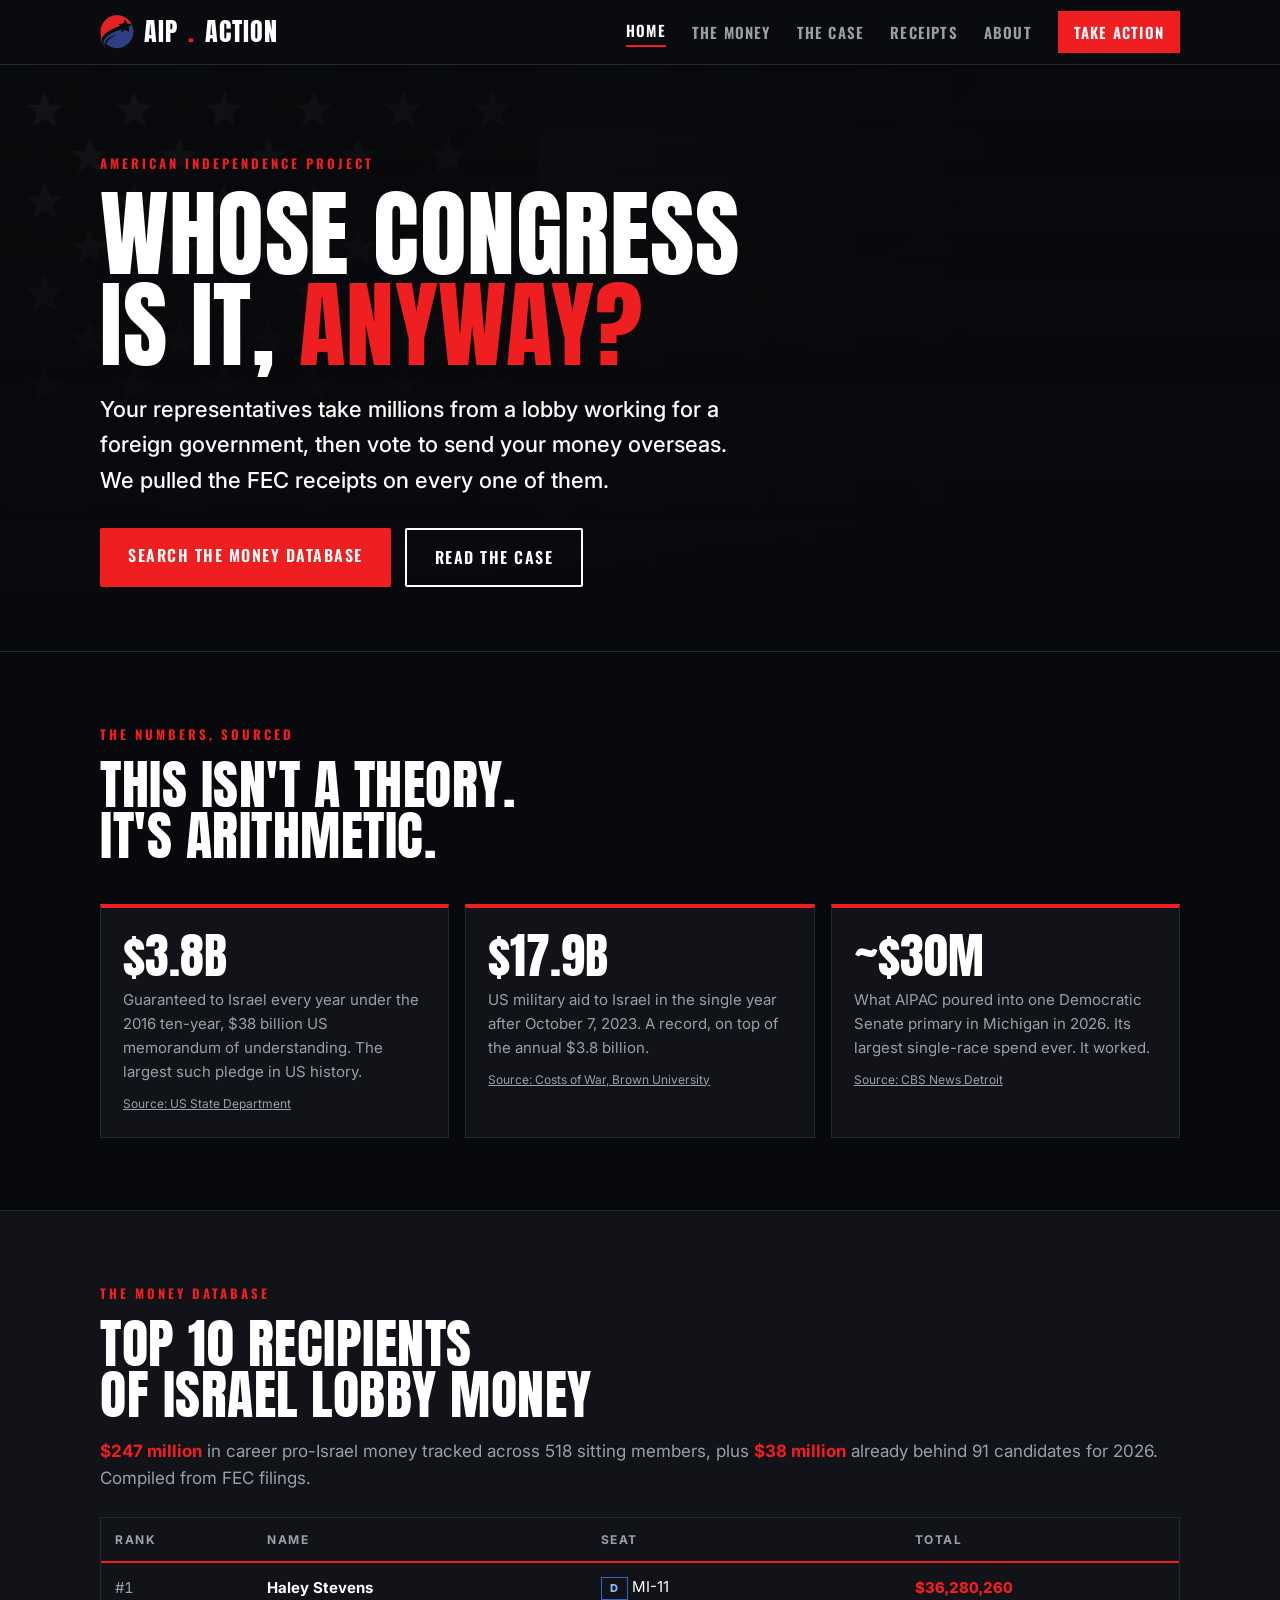
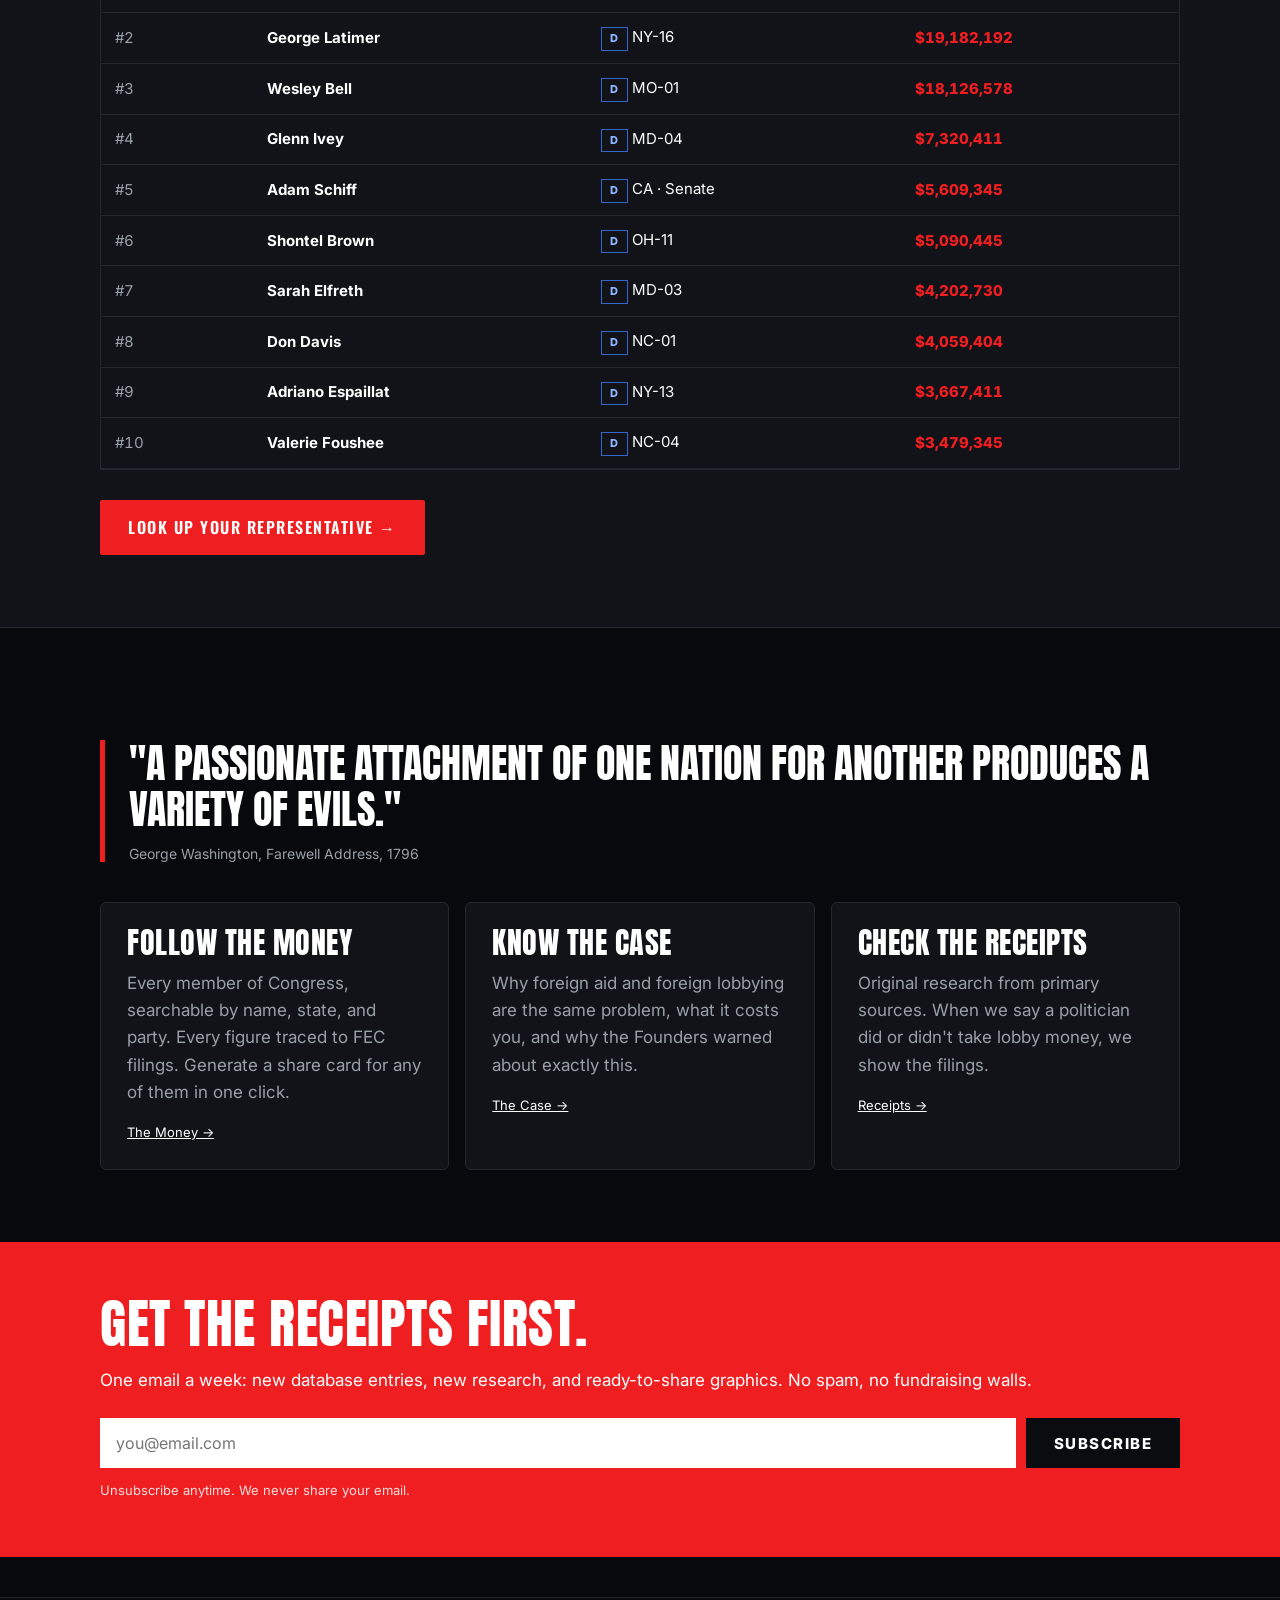
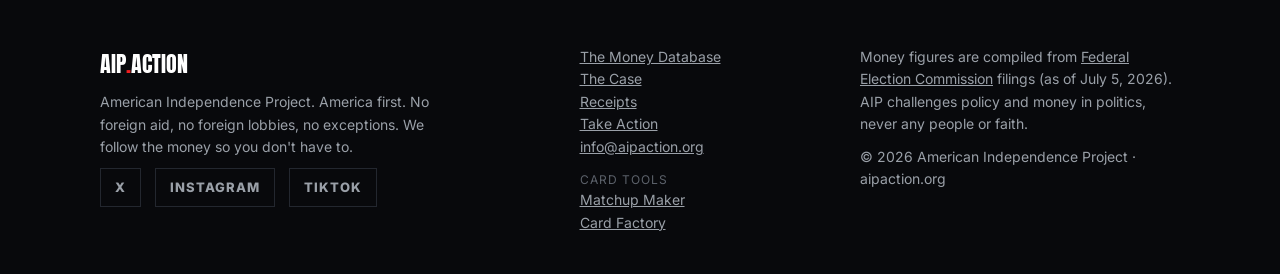
<file: index.html>
<!DOCTYPE html>
<html lang="en">
<head>
<meta charset="utf-8">
<meta name="viewport" content="width=device-width, initial-scale=1">
<title>AIP — America First. Follow the Money.</title>
<meta name="description" content="AIP tracks foreign influence over US policy: the money Congress takes from the Israel lobby, the billions in foreign aid, and what you can do about it.">
<meta property="og:title" content="AIP — Whose Congress Is It?">
<meta property="og:description" content="A searchable database of what every member of Congress has taken from the Israel lobby. Sourced from FEC filings.">
<meta property="og:image" content="https://aipaction.org/assets/og.png">
<meta property="og:image:width" content="1200">
<meta property="og:image:height" content="630">
<meta name="twitter:card" content="summary_large_image">
<meta name="twitter:site" content="@AIPACTION">
<link rel="preconnect" href="https://fonts.googleapis.com">
<link href="https://fonts.googleapis.com/css2?family=Anton&family=Inter:wght@400;500;700;800&family=Oswald:ital,wght@0,400;0,500;0,600;0,700;1,400&display=swap" rel="stylesheet">
<link rel="icon" type="image/png" href="assets/logo-mark.png">
<link rel="stylesheet" href="assets/style.css">
</head>
<body data-page="home">

<section class="hero">
  <div class="wrap">
    <p class="kicker">American Independence Project</p>
    <h1>Whose Congress<br>is it, <span class="accent">anyway?</span></h1>
    <p class="lead sub">Your representatives take millions from a lobby working for a foreign government, then vote to send your money overseas. We pulled the FEC receipts on every one of them.</p>
    <div class="btnrow">
      <a class="btn" href="the-money.html">Search the Money Database</a>
      <a class="btn ghost" href="the-case.html">Read the Case</a>
    </div>
  </div>
</section>

<section>
  <div class="wrap">
    <p class="kicker">The numbers, sourced</p>
    <h2>This isn't a theory.<br>It's arithmetic.</h2>
    <div class="stats">
      <div class="stat">
        <div class="num">$3.8B</div>
        <div class="lbl">Guaranteed to Israel every year under the 2016 ten-year, $38 billion US memorandum of understanding. The largest such pledge in US history.</div>
        <div class="src"><a href="https://2009-2017.state.gov/r/pa/prs/ps/2016/09/261932.htm" target="_blank" rel="noopener">Source: US State Department</a></div>
      </div>
      <div class="stat">
        <div class="num">$17.9B</div>
        <div class="lbl">US military aid to Israel in the single year after October 7, 2023. A record, on top of the annual $3.8 billion.</div>
        <div class="src"><a href="https://watson.brown.edu/costsofwar/papers/2024/WhatUSSpendingIsraelWar" target="_blank" rel="noopener">Source: Costs of War, Brown University</a></div>
      </div>
      <div class="stat">
        <div class="num">~$30M</div>
        <div class="lbl">What AIPAC poured into one Democratic Senate primary in Michigan in 2026. Its largest single-race spend ever. It worked.</div>
        <div class="src"><a href="https://www.cbsnews.com/detroit/news/aipac-michigan-senate-primary-stevens-abdul-el-sayed/" target="_blank" rel="noopener">Source: CBS News Detroit</a></div>
      </div>
    </div>
  </div>
</section>

<section style="background: var(--bg-raise); border-top:1px solid var(--line); border-bottom:1px solid var(--line);">
  <div class="wrap">
    <p class="kicker">The Money Database</p>
    <h2>Top 10 recipients<br>of Israel lobby money</h2>
    <p class="dim"><b style="color:var(--red)"><span id="lobbyTotal">$246 million</span></b> in career pro-Israel money tracked across <span id="memberCount">518</span> sitting members, plus <b style="color:var(--red)"><span id="candTotal">$44 million</span></b> already behind <span id="candCount">91</span> candidates for 2026. Compiled from FEC filings.</p>
    <div class="tablewrap" style="margin-top:24px">
      <table class="db">
        <thead><tr><th>Rank</th><th>Name</th><th>Seat</th><th>Total</th></tr></thead>
        <tbody id="topTen"></tbody>
      </table>
    </div>
    <div class="btnrow">
      <a class="btn" href="the-money.html">Look up your representative →</a>
    </div>
  </div>
</section>

<section>
  <div class="wrap">
    <blockquote class="pull">"A passionate attachment of one nation for another produces a variety of evils."
      <cite>George Washington, Farewell Address, 1796</cite>
    </blockquote>
    <div class="grid c3">
      <div class="card">
        <h3>Follow the money</h3>
        <p class="dim">Every member of Congress, searchable by name, state, and party. Every figure traced to FEC filings. Generate a share card for any of them in one click.</p>
        <p class="foot"><a href="the-money.html">The Money →</a></p>
      </div>
      <div class="card">
        <h3>Know the case</h3>
        <p class="dim">Why foreign aid and foreign lobbying are the same problem, what it costs you, and why the Founders warned about exactly this.</p>
        <p class="foot"><a href="the-case.html">The Case →</a></p>
      </div>
      <div class="card">
        <h3>Check the receipts</h3>
        <p class="dim">Original research from primary sources. When we say a politician did or didn't take lobby money, we show the filings.</p>
        <p class="foot"><a href="receipts.html">Receipts →</a></p>
      </div>
    </div>
  </div>
</section>

<section class="capture">
  <div class="wrap">
    <h2>Get the receipts first.</h2>
    <p>One email a week: new database entries, new research, and ready-to-share graphics. No spam, no fundraising walls.</p>
    <form class="subscribe">
      <input type="email" name="email" placeholder="you@email.com" required>
      <button type="submit">Subscribe</button>
    </form>
    <p class="fine">Unsubscribe anytime. We never share your email.</p>
  </div>
</section>

<script src="assets/data.js"></script>
<script src="assets/site.js"></script>
</body>
</html>
</file>
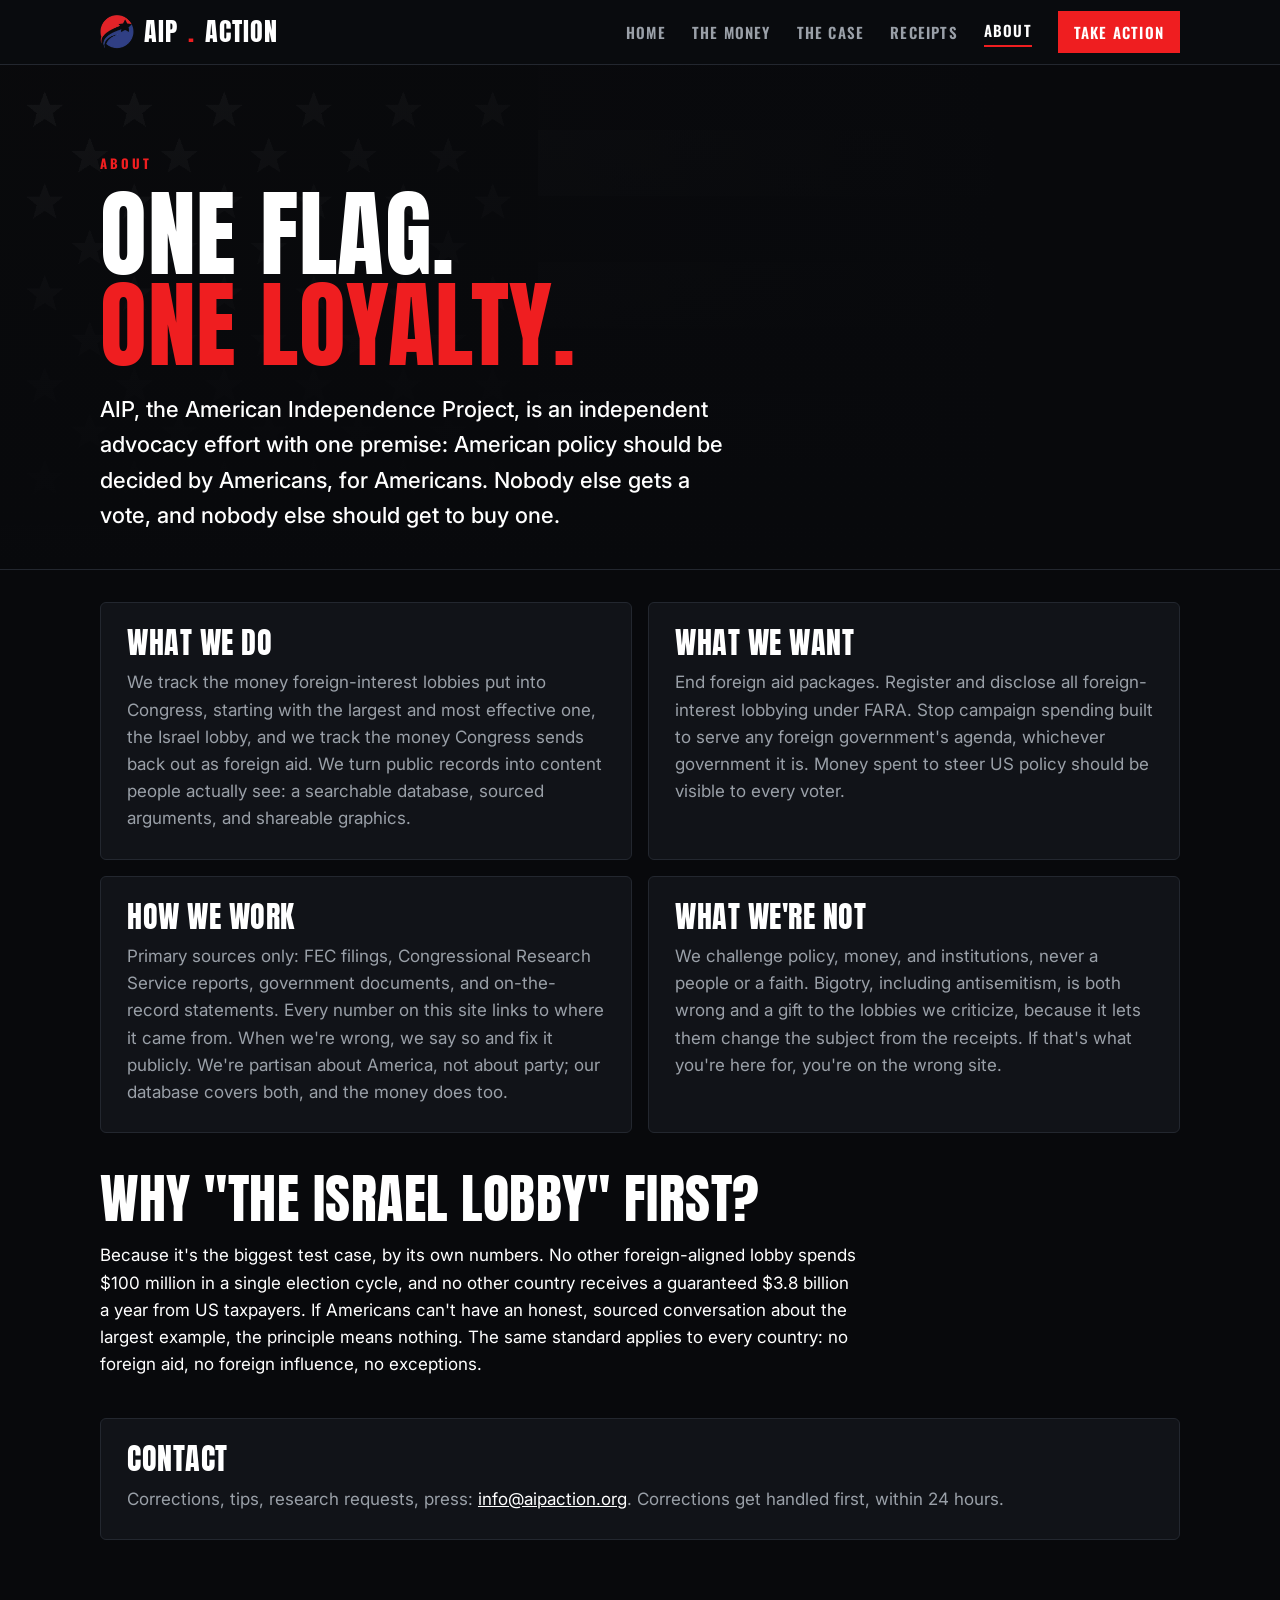
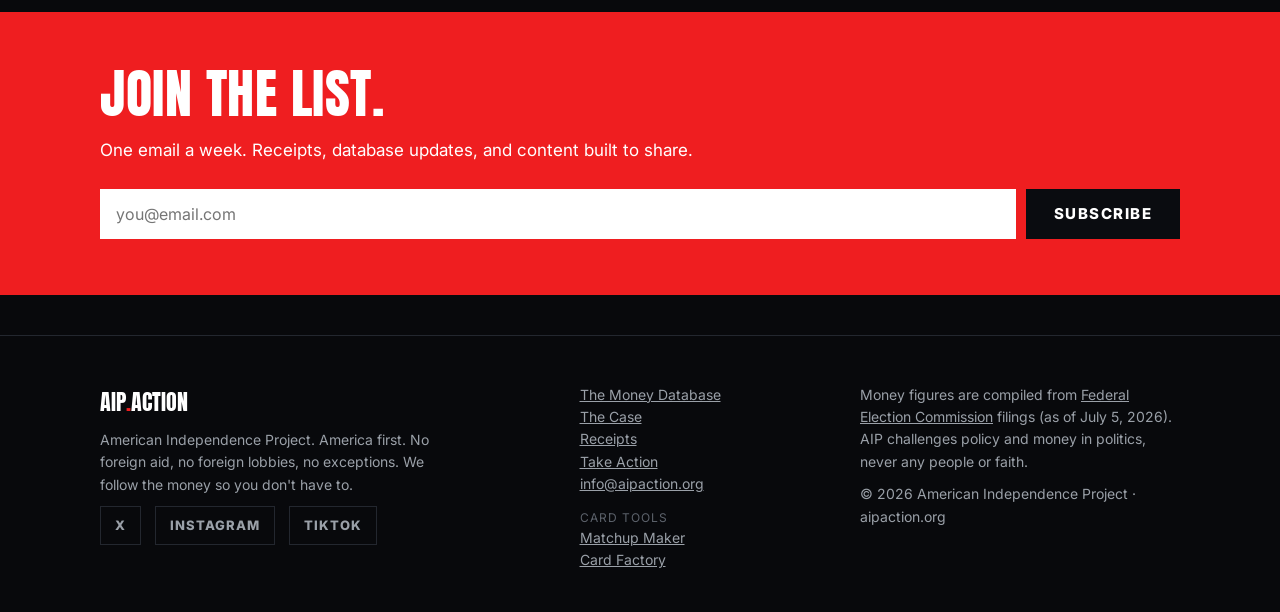
<file: about.html>
<!DOCTYPE html>
<html lang="en">
<head>
<meta charset="utf-8">
<meta name="viewport" content="width=device-width, initial-scale=1">
<title>About — American Independence Project | AIP</title>
<meta name="description" content="AIP is an independent advocacy project for ending foreign aid and foreign-lobby influence over US policy. American policy, decided by Americans.">
<meta property="og:title" content="About AIP">
<meta property="og:description" content="American policy, decided by Americans. No foreign aid, no foreign lobbies, no exceptions.">
<meta property="og:image" content="https://aipaction.org/assets/og.png">
<meta property="og:image:width" content="1200">
<meta property="og:image:height" content="630">
<meta name="twitter:card" content="summary_large_image">
<meta name="twitter:site" content="@AIPACTION">
<link rel="preconnect" href="https://fonts.googleapis.com">
<link href="https://fonts.googleapis.com/css2?family=Anton&family=Inter:wght@400;500;700;800&family=Oswald:ital,wght@0,400;0,500;0,600;0,700;1,400&display=swap" rel="stylesheet">
<link rel="icon" type="image/png" href="assets/logo-mark.png">
<link rel="stylesheet" href="assets/style.css">
</head>
<body data-page="about">

<section class="hero" style="padding-bottom:36px">
  <div class="wrap">
    <p class="kicker">About</p>
    <h1>One flag.<br><span class="accent">One loyalty.</span></h1>
    <p class="lead sub">AIP, the American Independence Project, is an independent advocacy effort with one premise: American policy should be decided by Americans, for Americans. Nobody else gets a vote, and nobody else should get to buy one.</p>
  </div>
</section>

<section style="padding-top:32px">
  <div class="wrap">
    <div class="grid c2">
      <div class="card">
        <h3>What we do</h3>
        <p class="dim">We track the money foreign-interest lobbies put into Congress, starting with the largest and most effective one, the Israel lobby, and we track the money Congress sends back out as foreign aid. We turn public records into content people actually see: a searchable database, sourced arguments, and shareable graphics.</p>
      </div>
      <div class="card">
        <h3>What we want</h3>
        <p class="dim">End foreign aid packages. Register and disclose all foreign-interest lobbying under FARA. Stop campaign spending built to serve any foreign government's agenda, whichever government it is. Money spent to steer US policy should be visible to every voter.</p>
      </div>
      <div class="card">
        <h3>How we work</h3>
        <p class="dim">Primary sources only: FEC filings, Congressional Research Service reports, government documents, and on-the-record statements. Every number on this site links to where it came from. When we're wrong, we say so and fix it publicly. We're partisan about America, not about party; our database covers both, and the money does too.</p>
      </div>
      <div class="card">
        <h3>What we're not</h3>
        <p class="dim">We challenge policy, money, and institutions, never a people or a faith. Bigotry, including antisemitism, is both wrong and a gift to the lobbies we criticize, because it lets them change the subject from the receipts. If that's what you're here for, you're on the wrong site.</p>
      </div>
    </div>

    <div style="margin-top:40px">
      <h2>Why "the Israel lobby" first?</h2>
      <p style="max-width:760px">Because it's the biggest test case, by its own numbers. No other foreign-aligned lobby spends $100 million in a single election cycle, and no other country receives a guaranteed $3.8 billion a year from US taxpayers. If Americans can't have an honest, sourced conversation about the largest example, the principle means nothing. The same standard applies to every country: no foreign aid, no foreign influence, no exceptions.</p>
    </div>

    <div class="card" style="margin-top:40px">
      <h3>Contact</h3>
      <p class="dim">Corrections, tips, research requests, press: <a href="mailto:info@aipaction.org">info@aipaction.org</a>. Corrections get handled first, within 24 hours.</p>
    </div>
  </div>
</section>

<section class="capture">
  <div class="wrap">
    <h2>Join the list.</h2>
    <p>One email a week. Receipts, database updates, and content built to share.</p>
    <form class="subscribe">
      <input type="email" name="email" placeholder="you@email.com" required>
      <button type="submit">Subscribe</button>
    </form>
  </div>
</section>

<script src="assets/data.js"></script>
<script src="assets/site.js"></script>
</body>
</html>
</file>
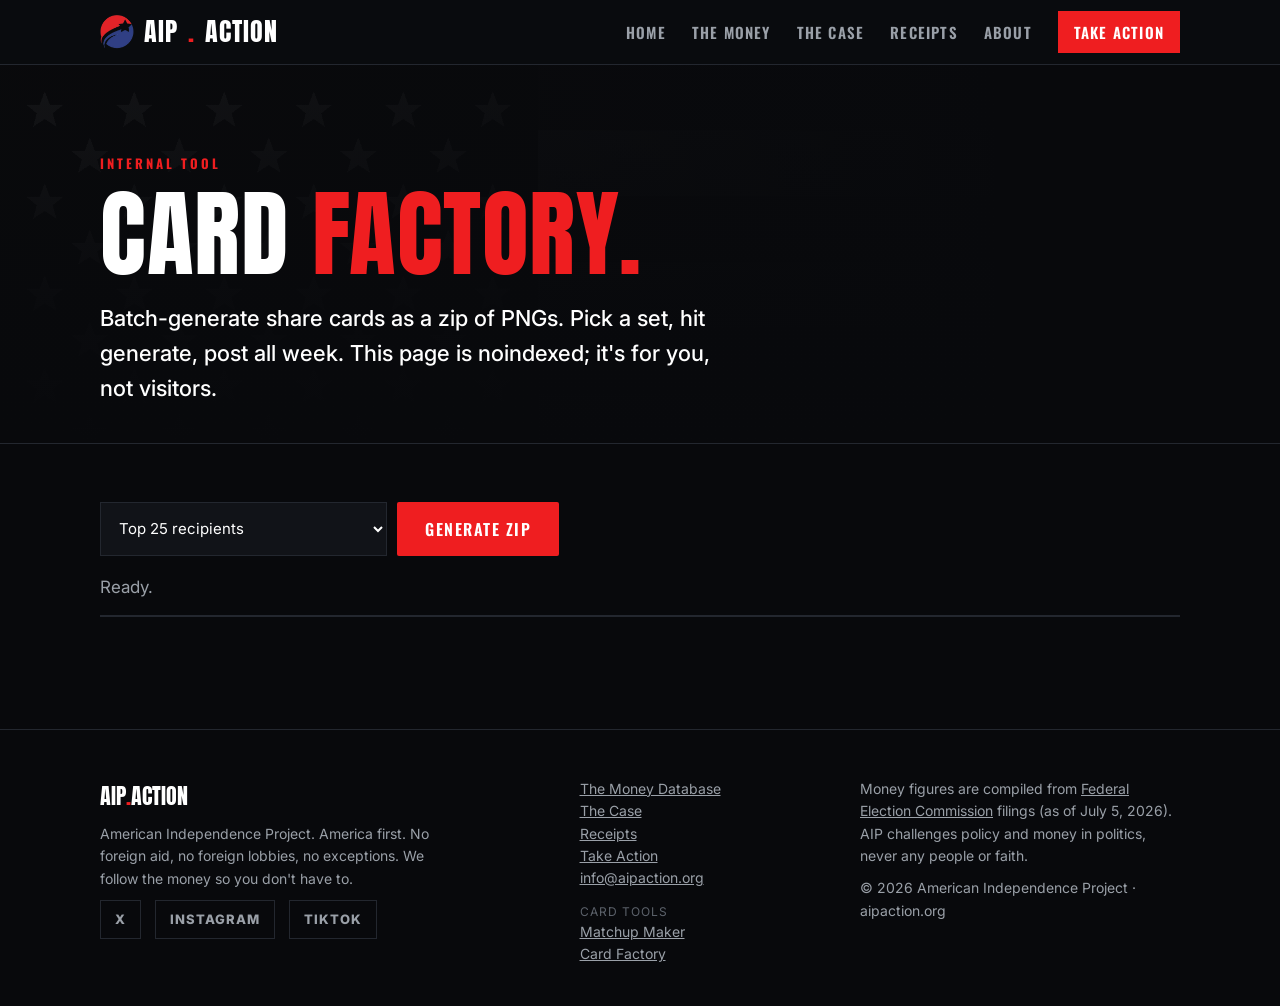
<file: batch.html>
<!DOCTYPE html>
<html lang="en">
<head>
<meta charset="utf-8">
<meta name="viewport" content="width=device-width, initial-scale=1">
<title>Card Factory — AIP (internal)</title>
<meta name="robots" content="noindex,nofollow">
<link rel="preconnect" href="https://fonts.googleapis.com">
<link href="https://fonts.googleapis.com/css2?family=Anton&family=Inter:wght@400;500;700;800&family=Oswald:ital,wght@0,400;0,500;0,600;0,700;1,400&display=swap" rel="stylesheet">
<link rel="icon" type="image/png" href="assets/logo-mark.png">
<link rel="stylesheet" href="assets/style.css">
<script src="assets/jszip.min.js"></script>
</head>
<body data-page="">

<section class="hero" style="padding-bottom:36px">
  <div class="wrap">
    <p class="kicker">Internal tool</p>
    <h1>Card <span class="accent">factory.</span></h1>
    <p class="lead sub">Batch-generate share cards as a zip of PNGs. Pick a set, hit generate, post all week. This page is noindexed; it's for you, not visitors.</p>
  </div>
</section>

<section style="padding-top:32px">
  <div class="wrap">
    <div class="controls">
      <select id="setPick">
        <option value="top25">Top 25 recipients</option>
        <option value="top50">Top 50 recipients</option>
        <option value="clean">All "$0 — refuses lobby money"</option>
        <option value="senate">All senators</option>
        <option value="candFunded">2026 candidates — lobby-funded</option>
        <option value="candClean">2026 candidates — $0 clean</option>
        <option value="state">One state…</option>
      </select>
      <select id="statePick" style="display:none"></select>
      <button class="btn" id="go">Generate zip</button>
    </div>
    <p class="dim" id="status">Ready.</p>
    <div class="tablewrap" style="margin-top:14px">
      <table class="db"><tbody id="preview"></tbody></table>
    </div>
  </div>
</section>

<!-- hidden canvas + modal shell used by the shared generator -->
<div class="modal" id="cardModal" style="display:none">
  <div class="inner">
    <canvas id="cardCanvas" width="2160" height="2160"></canvas>
    <input type="hidden" id="cardName">
    <button id="dlCard" style="display:none"></button>
    <button data-close style="display:none"></button>
  </div>
</div>

<script src="assets/data.js"></script>
<script src="assets/photos.js"></script>
<script src="assets/site.js"></script>
<script>
(function(){
  const $ = s => document.querySelector(s);
  const list = window.AIP.enriched, ranked = window.AIP.ranked;
  const states = [...new Set(list.map(m=>m.state))].sort();
  $("#statePick").innerHTML = states.map(s=>`<option>${s}</option>`).join("");
  $("#setPick").addEventListener("change", ()=> $("#statePick").style.display = $("#setPick").value==="state" ? "" : "none");

  function pick(){
    switch ($("#setPick").value){
      case "top25":  return ranked.slice(0,25);
      case "top50":  return ranked.slice(0,50);
      case "clean":  return list.filter(m=>m.amount===0 && m.clean);
      case "senate": return list.filter(m=>m.seat==="SEN" && !m.cand);
      case "candFunded": return list.filter(m=>m.cand && m.amount>0).sort((a,b)=>b.amount-a.amount);
      case "candClean":  return list.filter(m=>m.cand && m.amount===0 && m.clean);
      case "state":  return list.filter(m=>m.state===$("#statePick").value);
    }
  }

  $("#go").addEventListener("click", async ()=>{
    const set = pick();
    const zip = new JSZip();
    const canvas = $("#cardCanvas");
    $("#preview").innerHTML = "";
    for (let i=0; i<set.length; i++){
      const m = set[i];
      $("#status").textContent = `Rendering ${i+1}/${set.length}: ${m.name}…`;
      await window.AIP.drawCard(m);
      const png = canvas.toDataURL("image/png").split(",")[1];
      const fname = ($("#cardName").value || ("card-"+i)) + ".png";
      zip.file(fname, png, {base64:true});
      $("#preview").insertAdjacentHTML("beforeend",
        `<tr><td>${i+1}</td><td><strong>${m.name}</strong></td><td>${m.seat==="SEN"?m.state+" · Senate":m.seat}</td><td class="amt">${m.amount===null?"—":"$"+m.amount.toLocaleString()}</td><td>${fname}</td></tr>`);
    }
    $("#status").textContent = "Zipping…";
    const blob = await zip.generateAsync({type:"blob"});
    const a = document.createElement("a");
    a.href = URL.createObjectURL(blob);
    a.download = "aip-cards-" + $("#setPick").value + ".zip";
    a.click();
    $("#status").textContent = `Done — ${set.length} cards downloaded.`;
  });
})();
</script>
</body>
</html>
</file>
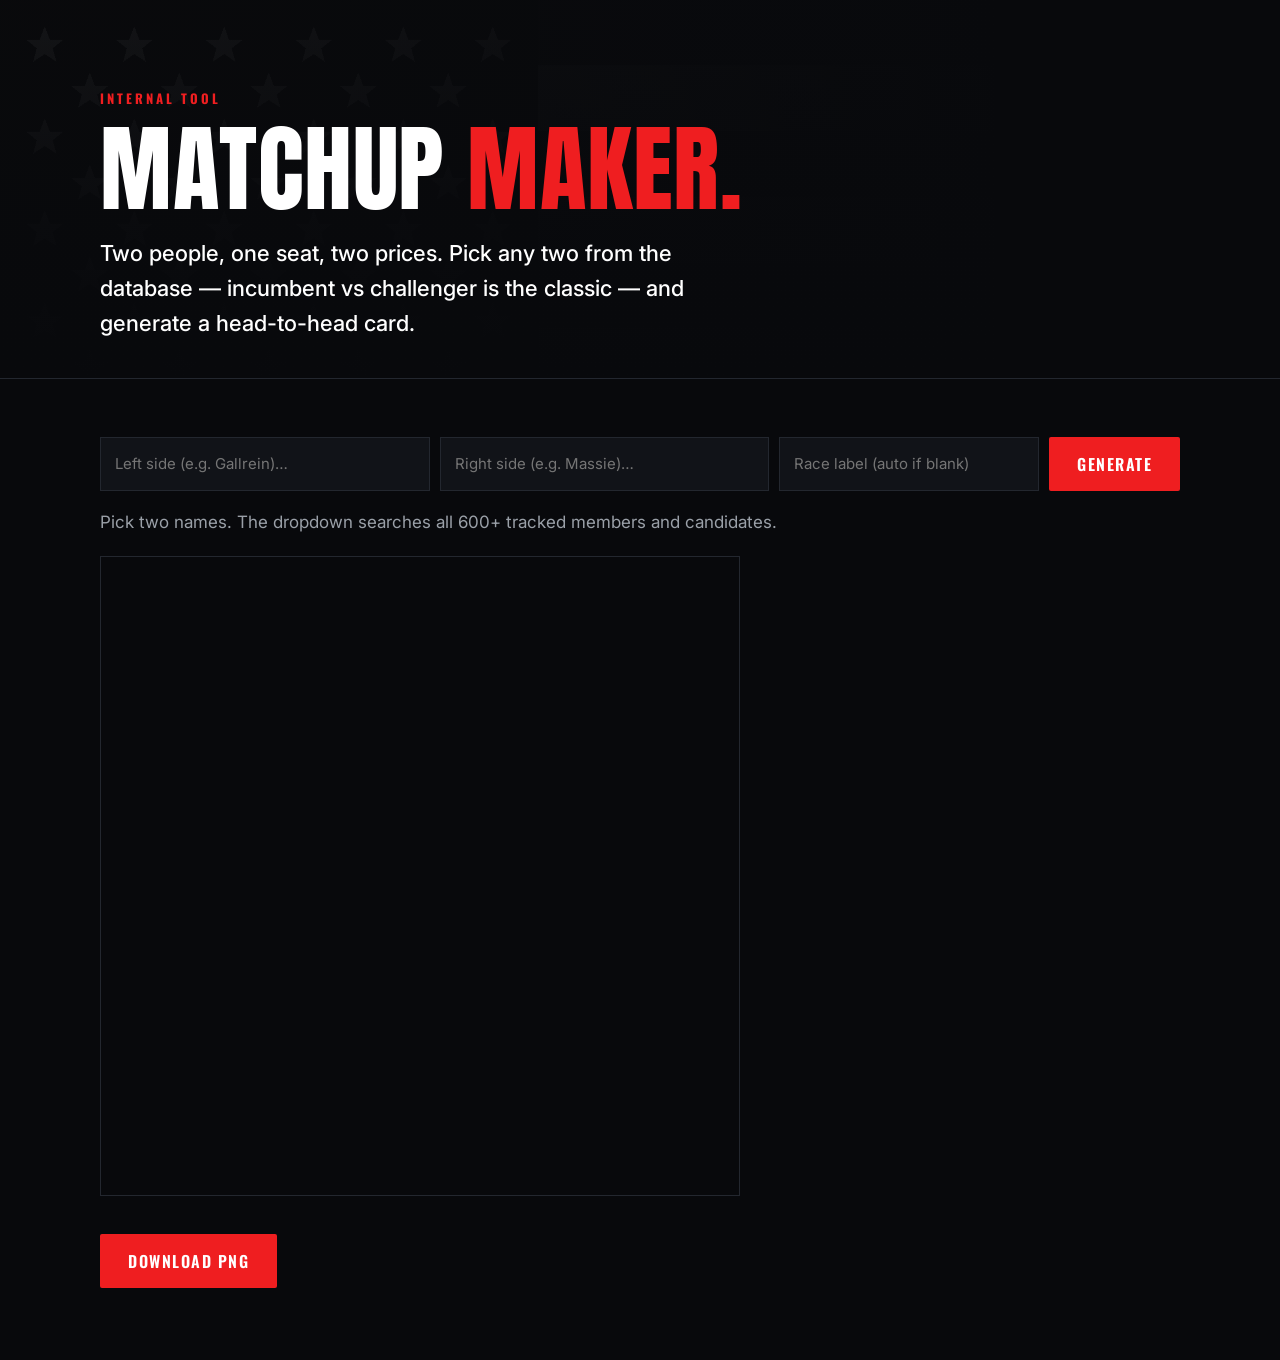
<file: matchup.html>
<!DOCTYPE html>
<html lang="en">
<head>
<meta charset="utf-8">
<meta name="viewport" content="width=device-width, initial-scale=1">
<title>Matchup Maker — AIP (internal)</title>
<meta name="robots" content="noindex,nofollow">
<link rel="preconnect" href="https://fonts.googleapis.com">
<link href="https://fonts.googleapis.com/css2?family=Anton&family=Inter:wght@400;500;700;800&family=Oswald:ital,wght@0,400;0,500;0,600;0,700;1,400&display=swap" rel="stylesheet">
<link rel="icon" type="image/png" href="assets/logo-mark.png">
<link rel="stylesheet" href="assets/style.css">
</head>
<body data-page="">

<section class="hero" style="padding-bottom:36px">
  <div class="wrap">
    <p class="kicker">Internal tool</p>
    <h1>Matchup <span class="accent">maker.</span></h1>
    <p class="lead sub">Two people, one seat, two prices. Pick any two from the database — incumbent vs challenger is the classic — and generate a head-to-head card.</p>
  </div>
</section>

<section style="padding-top:32px">
  <div class="wrap">
    <div class="controls">
      <input id="qa" type="search" placeholder="Left side (e.g. Gallrein)…" list="peopleList">
      <input id="qb" type="search" placeholder="Right side (e.g. Massie)…" list="peopleList">
      <input id="raceLabel" type="search" placeholder="Race label (auto if blank)" style="max-width:260px">
      <button class="btn" id="go">Generate</button>
    </div>
    <datalist id="peopleList"></datalist>
    <p class="dim" id="status">Pick two names. The dropdown searches all 600+ tracked members and candidates.</p>
    <div style="max-width:640px;margin-top:20px">
      <canvas id="mCanvas" width="2160" height="2160" style="width:100%;border:1px solid var(--line)"></canvas>
      <div class="btnrow">
        <button class="btn" id="dl">Download PNG</button>
      </div>
    </div>
  </div>
</section>

<script src="assets/data.js"></script>
<script src="assets/photos.js"></script>
<script>
(function(){
  const $ = s => document.querySelector(s);
  const C = window.AIP.config, PHOTOS = window.AIP_PHOTOS || {};
  const ROWS = window.AIP.members.map(r=>({name:r[0],party:r[1],state:r[2],seat:r[3],amount:r[4],clean:r[5]===1,cand:false}))
    .concat(window.AIP.candidates.map(r=>({name:r[0],party:r[1],state:r[2],seat:r[3],amount:r[4],clean:r[5]===1,cand:true})));
  const STATES = {AL:"Alabama",AK:"Alaska",AZ:"Arizona",AR:"Arkansas",CA:"California",CO:"Colorado",CT:"Connecticut",DE:"Delaware",FL:"Florida",GA:"Georgia",HI:"Hawaii",ID:"Idaho",IL:"Illinois",IN:"Indiana",IA:"Iowa",KS:"Kansas",KY:"Kentucky",LA:"Louisiana",ME:"Maine",MD:"Maryland",MA:"Massachusetts",MI:"Michigan",MN:"Minnesota",MS:"Mississippi",MO:"Missouri",MT:"Montana",NE:"Nebraska",NV:"Nevada",NH:"New Hampshire",NJ:"New Jersey",NM:"New Mexico",NY:"New York",NC:"North Carolina",ND:"North Dakota",OH:"Ohio",OK:"Oklahoma",OR:"Oregon",PA:"Pennsylvania",RI:"Rhode Island",SC:"South Carolina",SD:"South Dakota",TN:"Tennessee",TX:"Texas",UT:"Utah",VT:"Vermont",VA:"Virginia",WA:"Washington",WV:"West Virginia",WI:"Wisconsin",WY:"Wyoming"};
  $("#peopleList").innerHTML = ROWS.map(m=>`<option value="${m.name} (${m.seat==="SEN"?m.state+" Senate":m.seat}${m.cand?", candidate":""})">`).join("");

  const RED="#EF1E20", RED_BLOOD="#A3121C", GREEN="#23C55E", GREEN_FOREST="#0C6E33";
  const INK="#FFFFFF", GRAY="#D7DADF", DIM="#9AA0A8", BG="#08090C";
  const FONT_D="Anton, 'Arial Narrow', sans-serif", FONT_C="Oswald, 'Arial Narrow', sans-serif";
  const canvas = $("#mCanvas"), ctx = canvas.getContext("2d");
  const W=2160, H=2160;

  const logo = new Image(); let logoOK=false; logo.onload=()=>logoOK=true; logo.src="assets/logo-mark.png";

  function findPerson(q){
    q = q.toLowerCase().split(" (")[0].trim();
    return ROWS.find(m=>m.name.toLowerCase()===q) || ROWS.find(m=>m.name.toLowerCase().includes(q));
  }
  function loadPhoto(m){
    const rec = PHOTOS[`${m.name}|${m.state}|${m.seat}`];
    if (!rec) return Promise.resolve(null);
    const tryUrl = url => new Promise(res=>{
      const img=new Image(); img.crossOrigin="anonymous";
      const t=setTimeout(()=>res(null),6000);
      img.onload=()=>{clearTimeout(t);res(img);}; img.onerror=()=>{clearTimeout(t);res(null);};
      img.src=url;
    });
    return tryUrl(`https://unitedstates.github.io/images/congress/original/${rec[0]}.jpg`)
      .then(i=>i||tryUrl(`https://unitedstates.github.io/images/congress/450x550/${rec[0]}.jpg`));
  }
  function duotone(img,sx,sy,sw,sh,dw,dh){
    const off=document.createElement("canvas"); off.width=dw; off.height=dh;
    const o=off.getContext("2d"); o.drawImage(img,sx,sy,sw,sh,0,0,dw,dh);
    try{
      const d=o.getImageData(0,0,dw,dh),p=d.data,S=[4,5,10],HL=[233,236,241];
      for(let i=0;i<p.length;i+=4){
        let l=(0.2126*p[i]+0.7152*p[i+1]+0.0722*p[i+2])/255;
        l=Math.min(1,Math.max(0,(l-0.5)*1.18+0.46));
        p[i]=S[0]+(HL[0]-S[0])*l; p[i+1]=S[1]+(HL[1]-S[1])*l; p[i+2]=S[2]+(HL[2]-S[2])*l;
      }
      o.putImageData(d,0,0);
    }catch(e){}
    return off;
  }
  function fit(t,maxW,px,weight,fam){ ctx.font=`${weight} ${px}px ${fam}`; while(ctx.measureText(t).width>maxW&&px>24){px-=4;ctx.font=`${weight} ${px}px ${fam}`;} return px; }
  function roundAmt(n){
    let step=0;
    if(n>=1e6)step=1e5; else if(n>=1e5)step=1e4; else if(n>=1e4)step=1e3;
    if(!step) return {text:"$"+n.toLocaleString("en-US"),plus:false};
    const r=Math.floor(n/step)*step;
    return {text:"$"+r.toLocaleString("en-US"),plus:r<n};
  }

  async function drawHalf(m, x0){
    // portrait: fixed 9:11 crop, fills half width, top-anchored
    const HW = 1080;
    const photo = await loadPhoto(m);
    if (photo){
      const AR=9/11; let sw=photo.width, sh=photo.height;
      if (sw/sh>AR) sw=Math.round(sh*AR); else sh=Math.round(sw/AR);
      const sx=Math.round((photo.width-sw)/2), sy=Math.round((photo.height-sh)*0.25);
      const dh=1320, dw=Math.round(dh*AR); // 1080 wide
      const toned=duotone(photo,sx,sy,sw,sh,dw,dh);
      ctx.drawImage(toned, x0, 300, dw, dh);
      let g=ctx.createLinearGradient(0,1150,0,1620);
      g.addColorStop(0,"rgba(8,9,12,0)"); g.addColorStop(1,"rgba(8,9,12,1)");
      ctx.fillStyle=g; ctx.fillRect(x0,300,HW,1320);
      g=ctx.createLinearGradient(x0,0,x0+90,0);
      g.addColorStop(0,"rgba(8,9,12,.9)"); g.addColorStop(1,"rgba(8,9,12,0)");
      ctx.fillStyle=g; ctx.fillRect(x0,300,90,1320);
      g=ctx.createLinearGradient(x0+HW-90,0,x0+HW,0);
      g.addColorStop(0,"rgba(8,9,12,0)"); g.addColorStop(1,"rgba(8,9,12,.9)");
      ctx.fillStyle=g; ctx.fillRect(x0+HW-90,300,90,1320);
    }
    const zero = m.amount===0, none = m.amount===null;
    const ACC = zero?GREEN:RED, SH = zero?GREEN_FOREST:RED_BLOOD;
    const cx = x0 + HW/2;
    ctx.textAlign="center"; ctx.textBaseline="alphabetic";
    // name (up to 2 lines, bottom-anchored at 1560)
    const words = m.name.toUpperCase().split(" ");
    let l1="", l2=words.pop(); l1=words.join(" ");
    let px=104;
    px = Math.min(fit(l1||l2, 960, px, 400, FONT_D), fit(l2, 960, px, 400, FONT_D));
    ctx.fillStyle=INK;
    if (l1){ ctx.font=`400 ${px}px ${FONT_D}`; ctx.fillText(l1, cx, 1560-px*1.04); }
    ctx.font=`400 ${px}px ${FONT_D}`; ctx.fillText(l2, cx, 1560);
    // role
    ctx.fillStyle=GRAY; try{ctx.letterSpacing="2px";}catch(e){}
    ctx.font=`600 42px ${FONT_C}`;
    const isSen=m.seat==="SEN";
    ctx.fillText(m.cand ? (isSen?"SENATE CANDIDATE":"HOUSE CANDIDATE") + ` (${m.party})` : (isSen?"U.S. SENATOR":"U.S. REPRESENTATIVE") + ` (${m.party})`, cx, 1635);
    try{ctx.letterSpacing="0px";}catch(e){}
    // amount with kick shadow
    const amt = none?{text:"NOT LISTED",plus:false}:zero?{text:"$0",plus:false}:roundAmt(m.amount);
    const apx = fit(amt.text, 940-(amt.plus?50:0), 170, 400, FONT_D);
    ctx.font=`400 ${apx}px ${FONT_D}`;
    if(!none){ ctx.fillStyle=SH; ctx.fillText(amt.text, cx, 1815+6); }
    ctx.fillStyle=none?GRAY:ACC; ctx.fillText(amt.text, cx, 1815);
    if (amt.plus){
      const aw=ctx.measureText(amt.text).width;
      ctx.font=`400 ${Math.round(apx*0.4)}px ${FONT_D}`;
      ctx.fillStyle=SH; ctx.fillText("+", cx+aw/2+30, 1815-apx*0.55+5);
      ctx.fillStyle=ACC; ctx.fillText("+", cx+aw/2+30, 1815-apx*0.55);
    }
    // underline
    ctx.fillStyle=none?"rgba(255,255,255,.25)":ACC;
    const uw=Math.min(Math.max(ctx.measureText(amt.text).width,420),940);
    ctx.fillRect(cx-uw/2, 1848, uw, 16);
    ctx.textAlign="left";
  }

  async function draw(){
    const A=findPerson($("#qa").value), B=findPerson($("#qb").value);
    if(!A||!B){ $("#status").textContent="Couldn't find one of those names."; return; }
    $("#status").textContent=`Rendering ${A.name} vs ${B.name}…`;
    try{ await document.fonts.load("400 150px Anton"); await document.fonts.load("600 56px Oswald"); }catch(e){}
    ctx.clearRect(0,0,W,H);
    ctx.fillStyle=BG; ctx.fillRect(0,0,W,H);
    // header: race label + logo
    const auto = A.seat===B.seat && A.state===B.state
      ? (A.seat==="SEN" ? STATES[A.state].toUpperCase()+" — U.S. SENATE" : STATES[A.state].toUpperCase()+" — DISTRICT "+(A.seat.split("-")[1]==="AL"?"AT LARGE":parseInt(A.seat.split("-")[1],10)))
      : "";
    const label = ($("#raceLabel").value || auto || "HEAD TO HEAD").toUpperCase();
    if (logoOK) ctx.drawImage(logo, W/2-80, 52, 160, 160);
    ctx.textAlign="center"; ctx.fillStyle=INK;
    try{ctx.letterSpacing="4px";}catch(e){}
    ctx.font=`600 54px ${FONT_C}`; ctx.fillText(label, W/2, 282);
    try{ctx.letterSpacing="0px";}catch(e){}
    // halves
    await drawHalf(A, 0);
    await drawHalf(B, 1080);
    // center divider + VS
    ctx.fillStyle="rgba(255,255,255,.14)"; ctx.fillRect(W/2-2, 320, 4, 1280);
    ctx.beginPath(); ctx.arc(W/2, 900, 110, 0, Math.PI*2);
    ctx.fillStyle=BG; ctx.fill();
    ctx.lineWidth=8; ctx.strokeStyle=RED; ctx.stroke();
    ctx.textAlign="center"; ctx.fillStyle=INK;
    ctx.font=`400 100px ${FONT_D}`; ctx.fillText("VS", W/2, 935);
    // statement
    ctx.fillStyle=INK; try{ctx.letterSpacing="2px";}catch(e){}
    ctx.font=`700 70px ${FONT_C}`;
    ctx.fillText("RECEIVED FROM THE ISRAELI WAR LOBBY", W/2, 1935);
    try{ctx.letterSpacing="0px";}catch(e){}
    // handle + source + disclaimer
    ctx.fillStyle=INK; try{ctx.letterSpacing="6px";}catch(e){}
    ctx.font=`400 48px ${FONT_D}`; ctx.fillText(C.handle, W/2, 2010);
    try{ctx.letterSpacing="0px";}catch(e){}
    ctx.fillStyle=DIM; ctx.font=`italic 400 38px ${FONT_C}`;
    ctx.fillText("Source: FEC career totals", W/2, 2065);
    ctx.fillStyle=GRAY; ctx.font=`400 33px ${FONT_C}`;
    ctx.fillText(C.disclaimer, W/2, 2125);
    ctx.textAlign="left";
    $("#status").textContent=`Done: ${A.name} vs ${B.name}.`;
    canvas.dataset.fname = `aip-vs-${A.name}-${B.name}`.toLowerCase().replace(/[^a-z]+/g,"-");
  }

  $("#go").addEventListener("click", draw);
  $("#dl").addEventListener("click", ()=>{
    const a=document.createElement("a");
    a.download=(canvas.dataset.fname||"aip-matchup")+".png";
    a.href=canvas.toDataURL("image/png"); a.click();
  });
})();
</script>
</body>
</html>
</file>
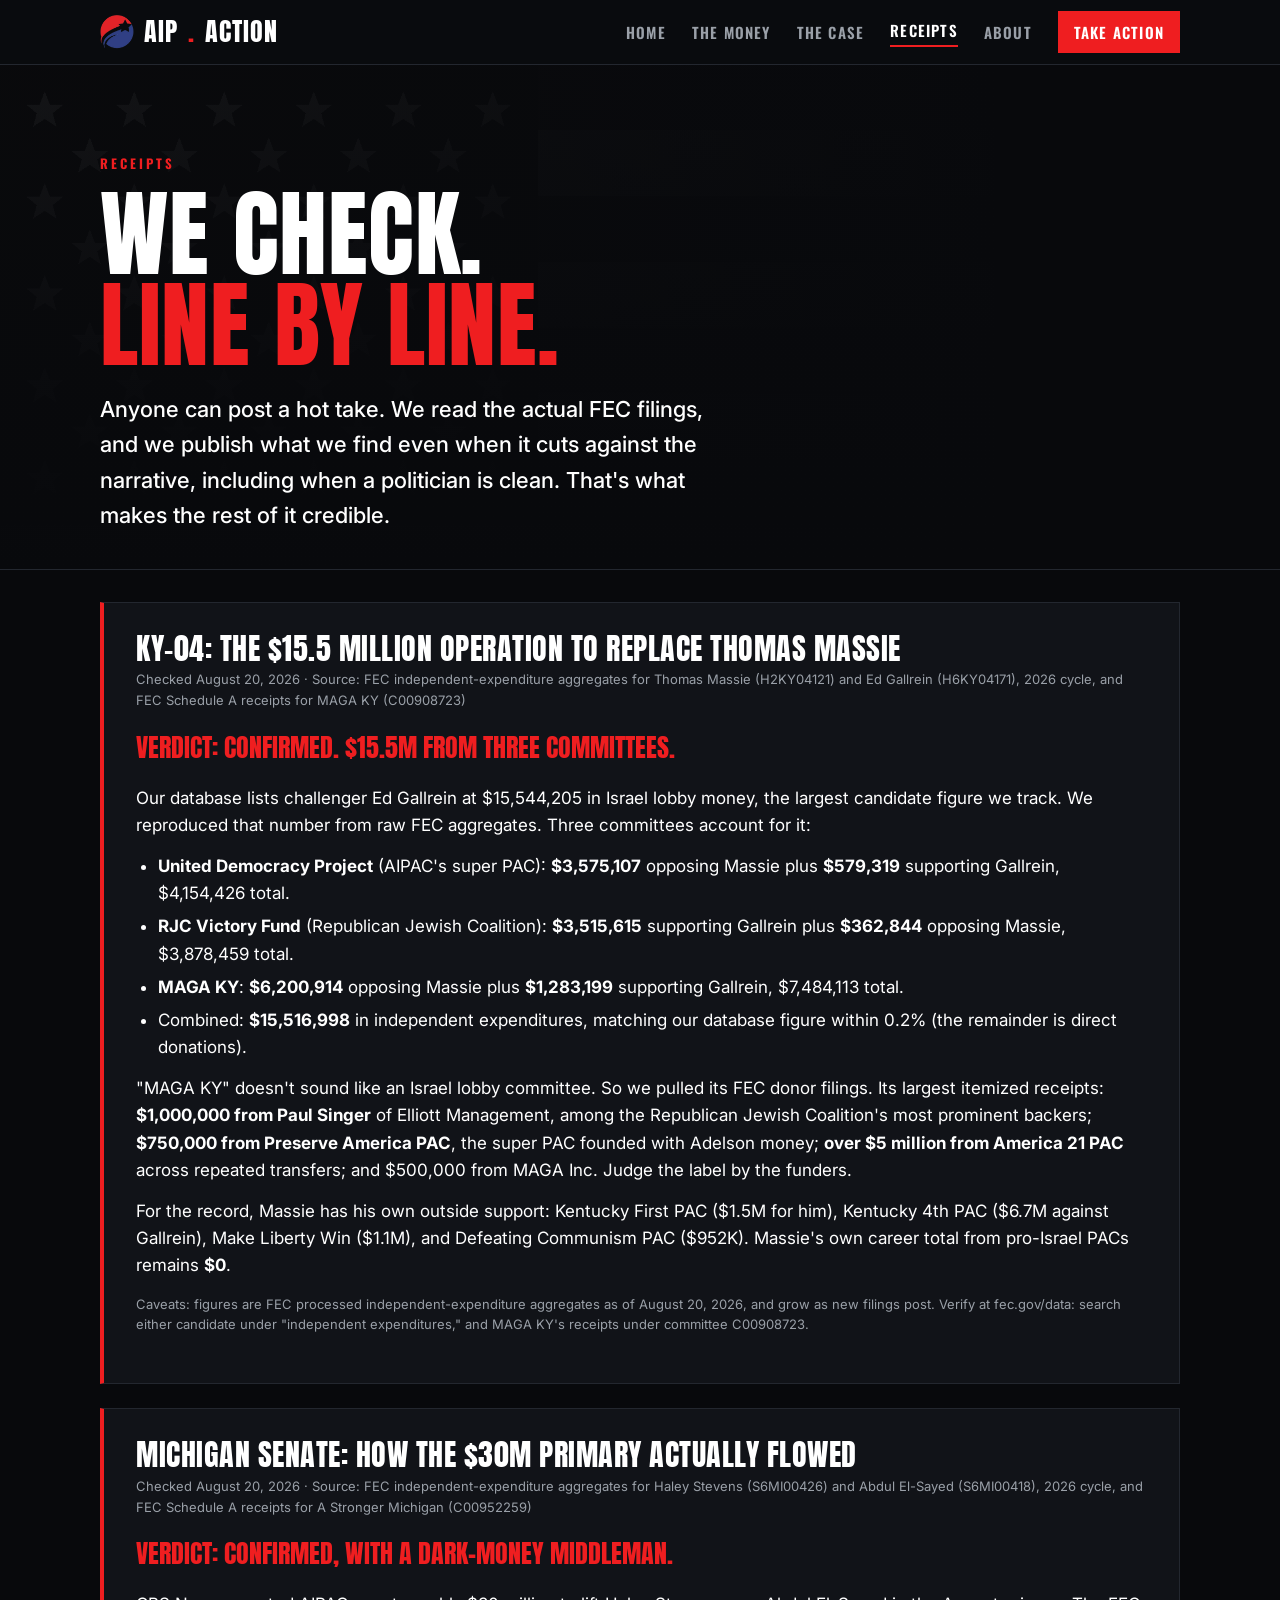
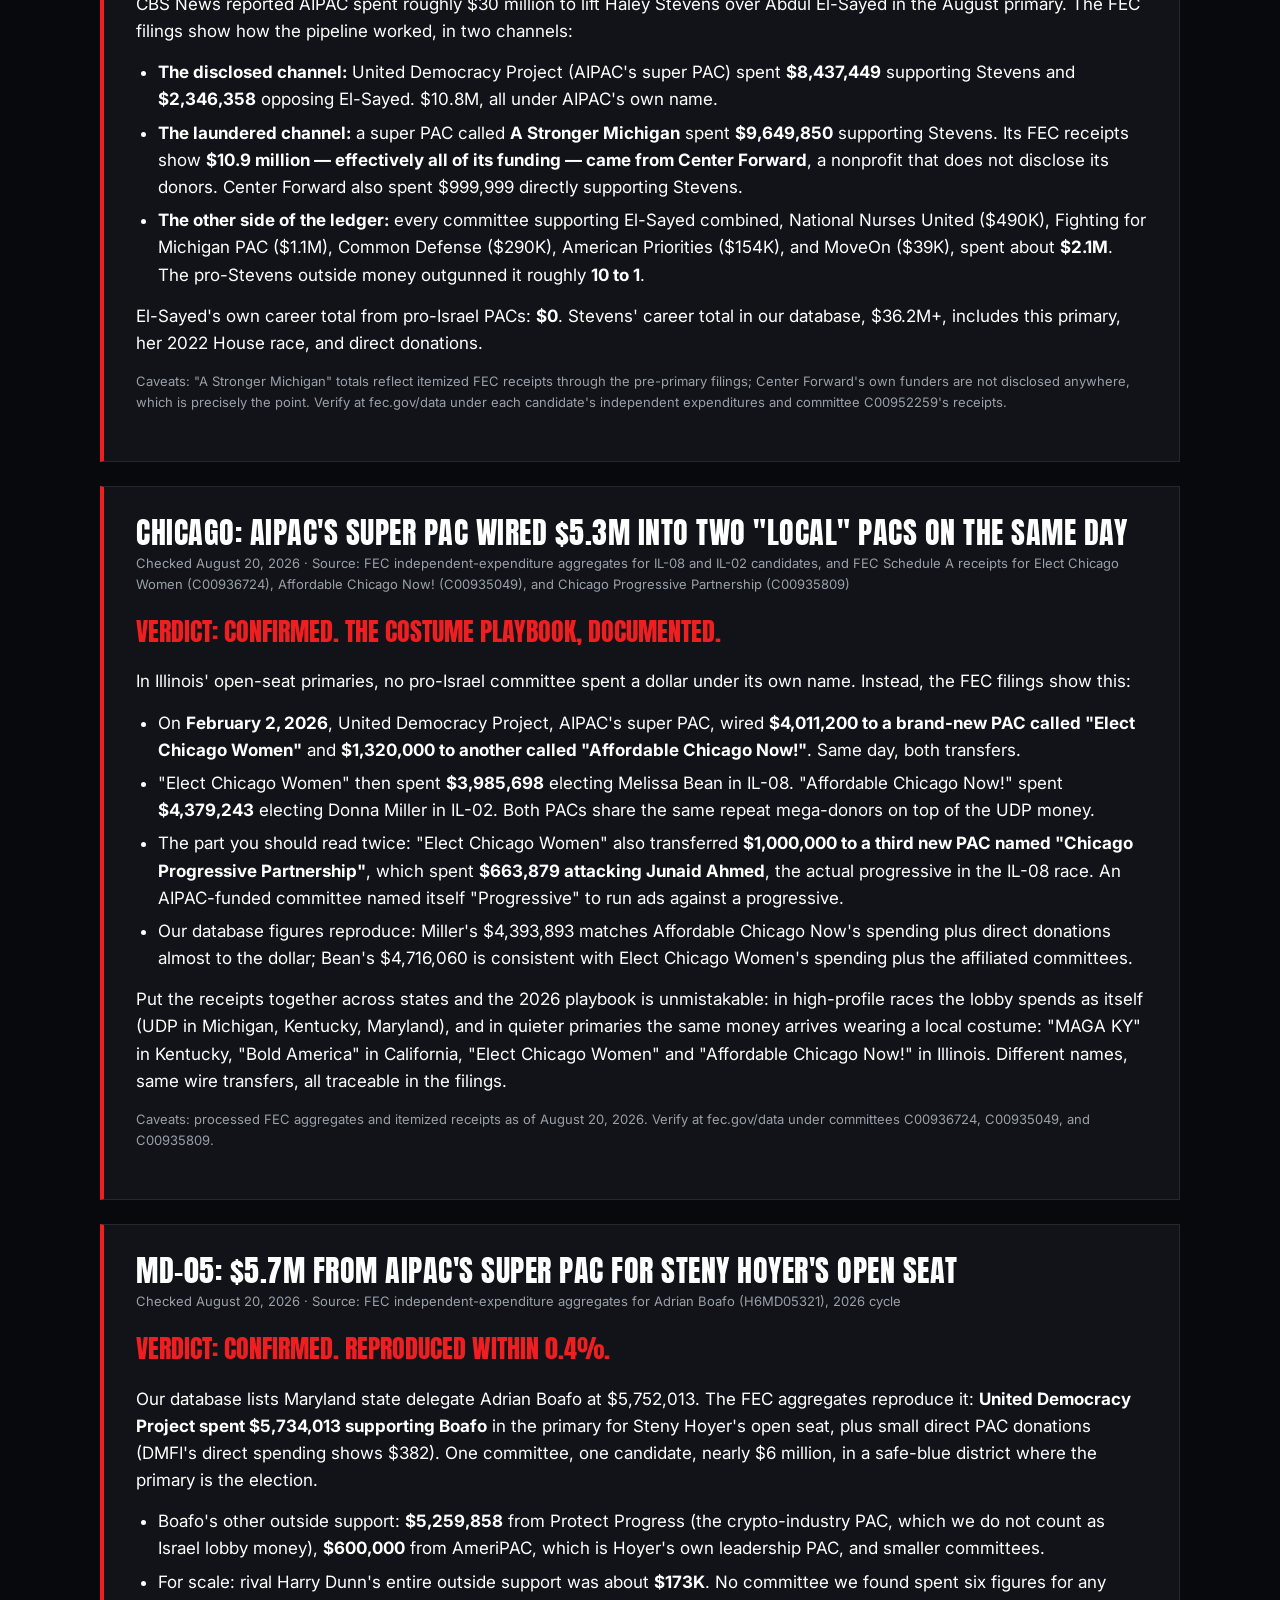
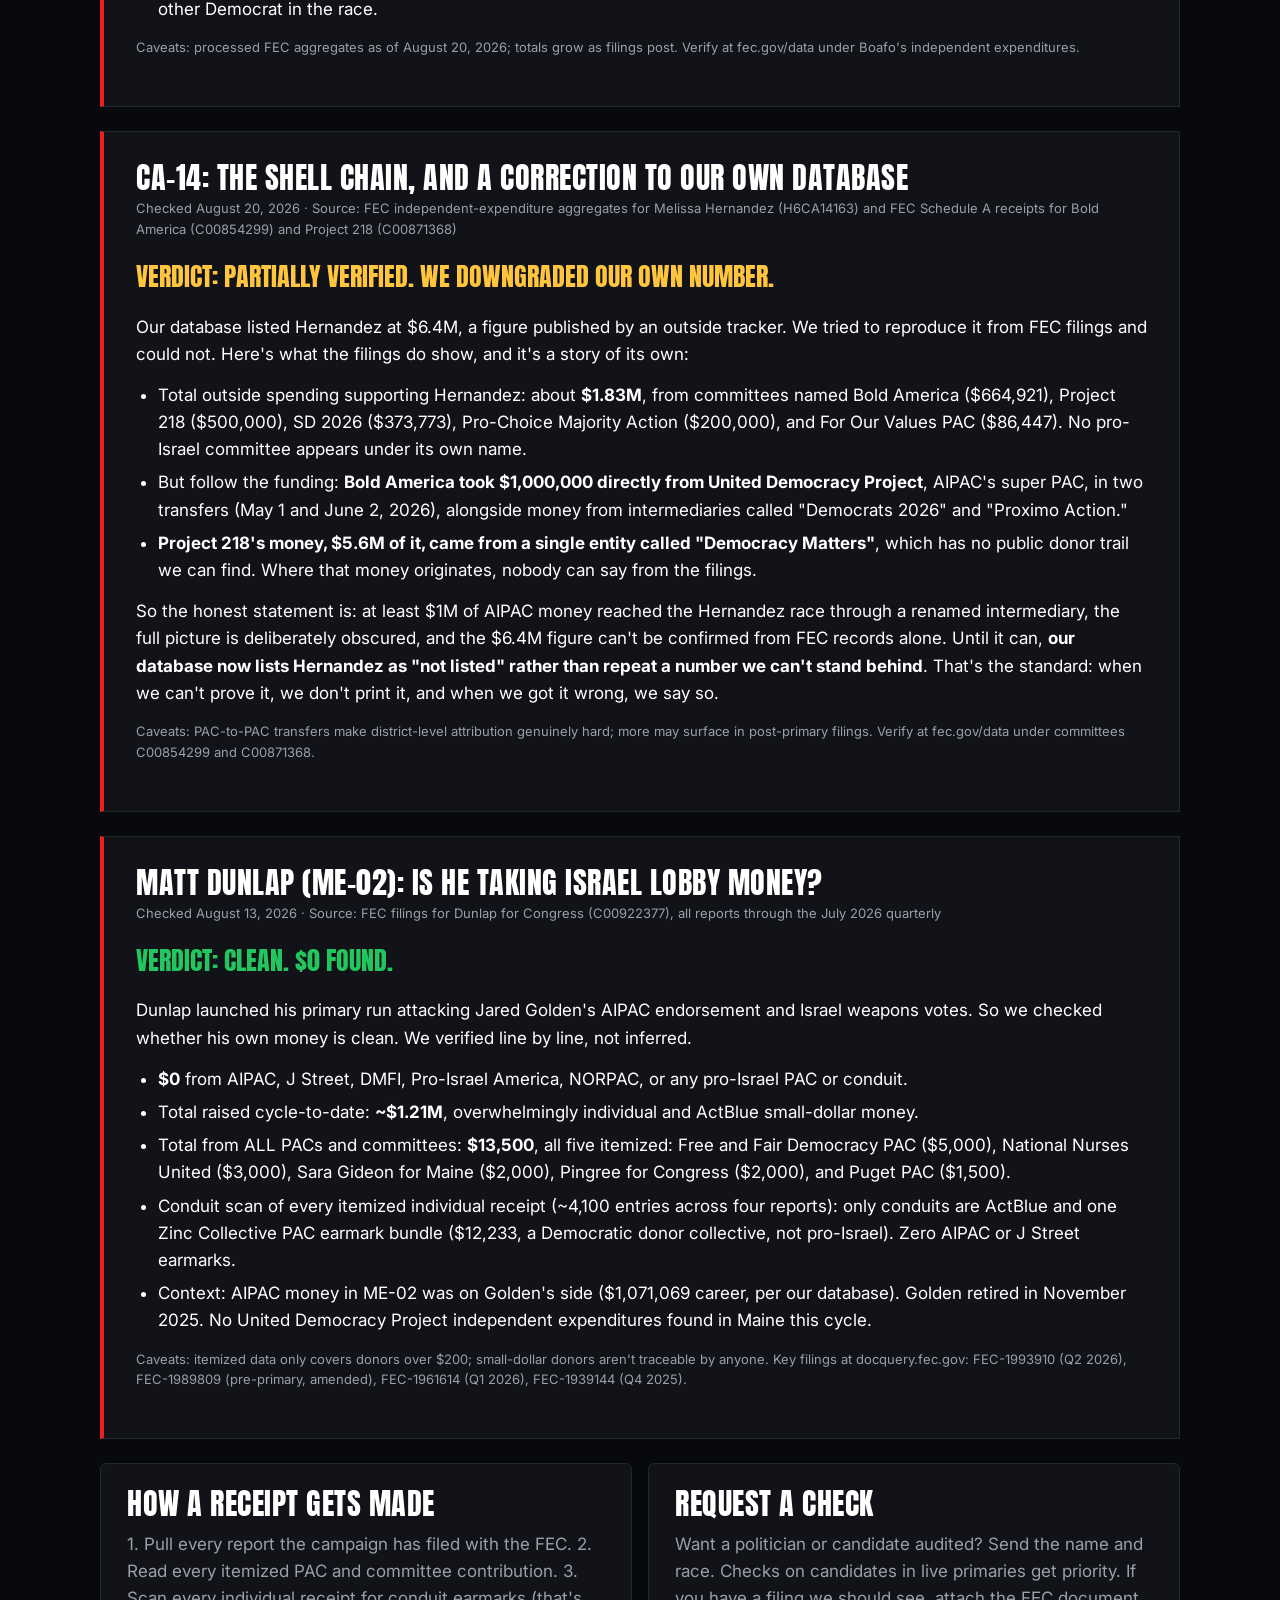
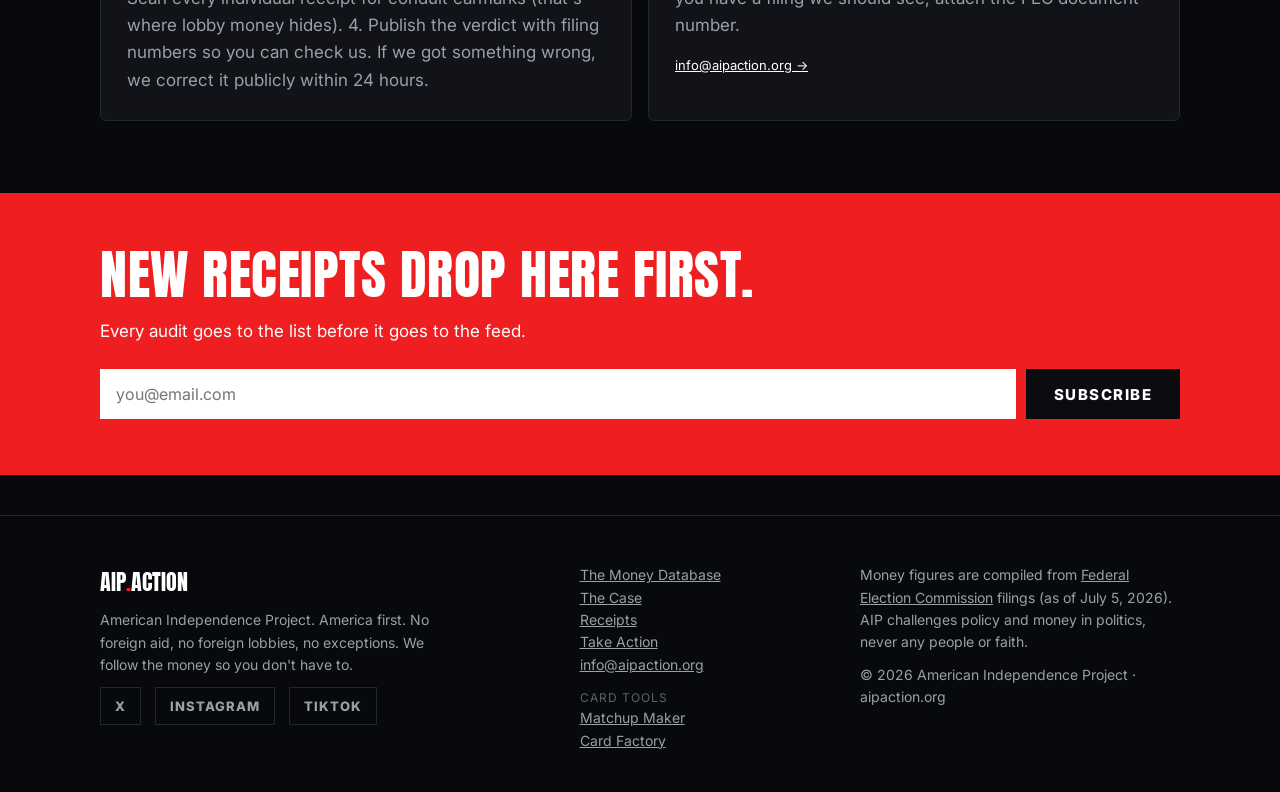
<file: receipts.html>
<!DOCTYPE html>
<html lang="en">
<head>
<meta charset="utf-8">
<meta name="viewport" content="width=device-width, initial-scale=1">
<title>Receipts — Original Research from Primary Sources | AIP</title>
<meta name="description" content="AIP's original research: line-by-line FEC checks on who takes Israel lobby money and who doesn't. Primary sources only.">
<meta property="og:title" content="Receipts — original FEC research">
<meta property="og:description" content="Line-by-line FEC audits of who takes Israel lobby money and who doesn't.">
<meta property="og:image" content="https://aipaction.org/assets/og.png">
<meta property="og:image:width" content="1200">
<meta property="og:image:height" content="630">
<meta name="twitter:card" content="summary_large_image">
<meta name="twitter:site" content="@AIPACTION">
<link rel="preconnect" href="https://fonts.googleapis.com">
<link href="https://fonts.googleapis.com/css2?family=Anton&family=Inter:wght@400;500;700;800&family=Oswald:ital,wght@0,400;0,500;0,600;0,700;1,400&display=swap" rel="stylesheet">
<link rel="icon" type="image/png" href="assets/logo-mark.png">
<link rel="stylesheet" href="assets/style.css">
</head>
<body data-page="receipts">

<section class="hero" style="padding-bottom:36px">
  <div class="wrap">
    <p class="kicker">Receipts</p>
    <h1>We check.<br><span class="accent">Line by line.</span></h1>
    <p class="lead sub">Anyone can post a hot take. We read the actual FEC filings, and we publish what we find even when it cuts against the narrative, including when a politician is clean. That's what makes the rest of it credible.</p>
  </div>
</section>

<section style="padding-top:32px">
  <div class="wrap">

    <article class="receipt">
      <h3>KY-04: the $15.5 million operation to replace Thomas Massie</h3>
      <p class="meta">Checked August 20, 2026 · Source: FEC independent-expenditure aggregates for Thomas Massie (H2KY04121) and Ed Gallrein (H6KY04171), 2026 cycle, and FEC Schedule A receipts for MAGA KY (C00908723)</p>
      <div class="verdict" style="color:var(--red)">Verdict: Confirmed. $15.5M from three committees.</div>
      <p>Our database lists challenger Ed Gallrein at $15,544,205 in Israel lobby money, the largest candidate figure we track. We reproduced that number from raw FEC aggregates. Three committees account for it:</p>
      <ul>
        <li><b>United Democracy Project</b> (AIPAC's super PAC): <b>$3,575,107</b> opposing Massie plus <b>$579,319</b> supporting Gallrein, $4,154,426 total.</li>
        <li><b>RJC Victory Fund</b> (Republican Jewish Coalition): <b>$3,515,615</b> supporting Gallrein plus <b>$362,844</b> opposing Massie, $3,878,459 total.</li>
        <li><b>MAGA KY</b>: <b>$6,200,914</b> opposing Massie plus <b>$1,283,199</b> supporting Gallrein, $7,484,113 total.</li>
        <li>Combined: <b>$15,516,998</b> in independent expenditures, matching our database figure within 0.2% (the remainder is direct donations).</li>
      </ul>
      <p>"MAGA KY" doesn't sound like an Israel lobby committee. So we pulled its FEC donor filings. Its largest itemized receipts: <b>$1,000,000 from Paul Singer</b> of Elliott Management, among the Republican Jewish Coalition's most prominent backers; <b>$750,000 from Preserve America PAC</b>, the super PAC founded with Adelson money; <b>over $5 million from America 21 PAC</b> across repeated transfers; and $500,000 from MAGA Inc. Judge the label by the funders.</p>
      <p>For the record, Massie has his own outside support: Kentucky First PAC ($1.5M for him), Kentucky 4th PAC ($6.7M against Gallrein), Make Liberty Win ($1.1M), and Defeating Communism PAC ($952K). Massie's own career total from pro-Israel PACs remains <b>$0</b>.</p>
      <p class="meta">Caveats: figures are FEC processed independent-expenditure aggregates as of August 20, 2026, and grow as new filings post. Verify at fec.gov/data: search either candidate under "independent expenditures," and MAGA KY's receipts under committee C00908723.</p>
    </article>

    <article class="receipt">
      <h3>Michigan Senate: how the $30M primary actually flowed</h3>
      <p class="meta">Checked August 20, 2026 · Source: FEC independent-expenditure aggregates for Haley Stevens (S6MI00426) and Abdul El-Sayed (S6MI00418), 2026 cycle, and FEC Schedule A receipts for A Stronger Michigan (C00952259)</p>
      <div class="verdict" style="color:var(--red)">Verdict: Confirmed, with a dark-money middleman.</div>
      <p>CBS News reported AIPAC spent roughly $30 million to lift Haley Stevens over Abdul El-Sayed in the August primary. The FEC filings show how the pipeline worked, in two channels:</p>
      <ul>
        <li><b>The disclosed channel:</b> United Democracy Project (AIPAC's super PAC) spent <b>$8,437,449</b> supporting Stevens and <b>$2,346,358</b> opposing El-Sayed. $10.8M, all under AIPAC's own name.</li>
        <li><b>The laundered channel:</b> a super PAC called <b>A Stronger Michigan</b> spent <b>$9,649,850</b> supporting Stevens. Its FEC receipts show <b>$10.9 million — effectively all of its funding — came from Center Forward</b>, a nonprofit that does not disclose its donors. Center Forward also spent $999,999 directly supporting Stevens.</li>
        <li><b>The other side of the ledger:</b> every committee supporting El-Sayed combined, National Nurses United ($490K), Fighting for Michigan PAC ($1.1M), Common Defense ($290K), American Priorities ($154K), and MoveOn ($39K), spent about <b>$2.1M</b>. The pro-Stevens outside money outgunned it roughly <b>10 to 1</b>.</li>
      </ul>
      <p>El-Sayed's own career total from pro-Israel PACs: <b>$0</b>. Stevens' career total in our database, $36.2M+, includes this primary, her 2022 House race, and direct donations.</p>
      <p class="meta">Caveats: "A Stronger Michigan" totals reflect itemized FEC receipts through the pre-primary filings; Center Forward's own funders are not disclosed anywhere, which is precisely the point. Verify at fec.gov/data under each candidate's independent expenditures and committee C00952259's receipts.</p>
    </article>

    <article class="receipt">
      <h3>Chicago: AIPAC's super PAC wired $5.3M into two "local" PACs on the same day</h3>
      <p class="meta">Checked August 20, 2026 · Source: FEC independent-expenditure aggregates for IL-08 and IL-02 candidates, and FEC Schedule A receipts for Elect Chicago Women (C00936724), Affordable Chicago Now! (C00935049), and Chicago Progressive Partnership (C00935809)</p>
      <div class="verdict" style="color:var(--red)">Verdict: Confirmed. The costume playbook, documented.</div>
      <p>In Illinois' open-seat primaries, no pro-Israel committee spent a dollar under its own name. Instead, the FEC filings show this:</p>
      <ul>
        <li>On <b>February 2, 2026</b>, United Democracy Project, AIPAC's super PAC, wired <b>$4,011,200 to a brand-new PAC called "Elect Chicago Women"</b> and <b>$1,320,000 to another called "Affordable Chicago Now!"</b>. Same day, both transfers.</li>
        <li>"Elect Chicago Women" then spent <b>$3,985,698</b> electing Melissa Bean in IL-08. "Affordable Chicago Now!" spent <b>$4,379,243</b> electing Donna Miller in IL-02. Both PACs share the same repeat mega-donors on top of the UDP money.</li>
        <li>The part you should read twice: "Elect Chicago Women" also transferred <b>$1,000,000 to a third new PAC named "Chicago Progressive Partnership"</b>, which spent <b>$663,879 attacking Junaid Ahmed</b>, the actual progressive in the IL-08 race. An AIPAC-funded committee named itself "Progressive" to run ads against a progressive.</li>
        <li>Our database figures reproduce: Miller's $4,393,893 matches Affordable Chicago Now's spending plus direct donations almost to the dollar; Bean's $4,716,060 is consistent with Elect Chicago Women's spending plus the affiliated committees.</li>
      </ul>
      <p>Put the receipts together across states and the 2026 playbook is unmistakable: in high-profile races the lobby spends as itself (UDP in Michigan, Kentucky, Maryland), and in quieter primaries the same money arrives wearing a local costume: "MAGA KY" in Kentucky, "Bold America" in California, "Elect Chicago Women" and "Affordable Chicago Now!" in Illinois. Different names, same wire transfers, all traceable in the filings.</p>
      <p class="meta">Caveats: processed FEC aggregates and itemized receipts as of August 20, 2026. Verify at fec.gov/data under committees C00936724, C00935049, and C00935809.</p>
    </article>

    <article class="receipt">
      <h3>MD-05: $5.7M from AIPAC's super PAC for Steny Hoyer's open seat</h3>
      <p class="meta">Checked August 20, 2026 · Source: FEC independent-expenditure aggregates for Adrian Boafo (H6MD05321), 2026 cycle</p>
      <div class="verdict" style="color:var(--red)">Verdict: Confirmed. Reproduced within 0.4%.</div>
      <p>Our database lists Maryland state delegate Adrian Boafo at $5,752,013. The FEC aggregates reproduce it: <b>United Democracy Project spent $5,734,013 supporting Boafo</b> in the primary for Steny Hoyer's open seat, plus small direct PAC donations (DMFI's direct spending shows $382). One committee, one candidate, nearly $6 million, in a safe-blue district where the primary is the election.</p>
      <ul>
        <li>Boafo's other outside support: <b>$5,259,858</b> from Protect Progress (the crypto-industry PAC, which we do not count as Israel lobby money), <b>$600,000</b> from AmeriPAC, which is Hoyer's own leadership PAC, and smaller committees.</li>
        <li>For scale: rival Harry Dunn's entire outside support was about <b>$173K</b>. No committee we found spent six figures for any other Democrat in the race.</li>
      </ul>
      <p class="meta">Caveats: processed FEC aggregates as of August 20, 2026; totals grow as filings post. Verify at fec.gov/data under Boafo's independent expenditures.</p>
    </article>

    <article class="receipt">
      <h3>CA-14: the shell chain, and a correction to our own database</h3>
      <p class="meta">Checked August 20, 2026 · Source: FEC independent-expenditure aggregates for Melissa Hernandez (H6CA14163) and FEC Schedule A receipts for Bold America (C00854299) and Project 218 (C00871368)</p>
      <div class="verdict" style="color:var(--gold)">Verdict: Partially verified. We downgraded our own number.</div>
      <p>Our database listed Hernandez at $6.4M, a figure published by an outside tracker. We tried to reproduce it from FEC filings and could not. Here's what the filings do show, and it's a story of its own:</p>
      <ul>
        <li>Total outside spending supporting Hernandez: about <b>$1.83M</b>, from committees named Bold America ($664,921), Project 218 ($500,000), SD 2026 ($373,773), Pro-Choice Majority Action ($200,000), and For Our Values PAC ($86,447). No pro-Israel committee appears under its own name.</li>
        <li>But follow the funding: <b>Bold America took $1,000,000 directly from United Democracy Project</b>, AIPAC's super PAC, in two transfers (May 1 and June 2, 2026), alongside money from intermediaries called "Democrats 2026" and "Proximo Action."</li>
        <li><b>Project 218's money, $5.6M of it, came from a single entity called "Democracy Matters"</b>, which has no public donor trail we can find. Where that money originates, nobody can say from the filings.</li>
      </ul>
      <p>So the honest statement is: at least $1M of AIPAC money reached the Hernandez race through a renamed intermediary, the full picture is deliberately obscured, and the $6.4M figure can't be confirmed from FEC records alone. Until it can, <b>our database now lists Hernandez as "not listed" rather than repeat a number we can't stand behind</b>. That's the standard: when we can't prove it, we don't print it, and when we got it wrong, we say so.</p>
      <p class="meta">Caveats: PAC-to-PAC transfers make district-level attribution genuinely hard; more may surface in post-primary filings. Verify at fec.gov/data under committees C00854299 and C00871368.</p>
    </article>

    <article class="receipt">
      <h3>Matt Dunlap (ME-02): is he taking Israel lobby money?</h3>
      <p class="meta">Checked August 13, 2026 · Source: FEC filings for Dunlap for Congress (C00922377), all reports through the July 2026 quarterly</p>
      <div class="verdict">Verdict: Clean. $0 found.</div>
      <p>Dunlap launched his primary run attacking Jared Golden's AIPAC endorsement and Israel weapons votes. So we checked whether his own money is clean. We verified line by line, not inferred.</p>
      <ul>
        <li><b>$0</b> from AIPAC, J Street, DMFI, Pro-Israel America, NORPAC, or any pro-Israel PAC or conduit.</li>
        <li>Total raised cycle-to-date: <b>~$1.21M</b>, overwhelmingly individual and ActBlue small-dollar money.</li>
        <li>Total from ALL PACs and committees: <b>$13,500</b>, all five itemized: Free and Fair Democracy PAC ($5,000), National Nurses United ($3,000), Sara Gideon for Maine ($2,000), Pingree for Congress ($2,000), and Puget PAC ($1,500).</li>
        <li>Conduit scan of every itemized individual receipt (~4,100 entries across four reports): only conduits are ActBlue and one Zinc Collective PAC earmark bundle ($12,233, a Democratic donor collective, not pro-Israel). Zero AIPAC or J Street earmarks.</li>
        <li>Context: AIPAC money in ME-02 was on Golden's side ($1,071,069 career, per our database). Golden retired in November 2025. No United Democracy Project independent expenditures found in Maine this cycle.</li>
      </ul>
      <p class="meta">Caveats: itemized data only covers donors over $200; small-dollar donors aren't traceable by anyone. Key filings at docquery.fec.gov: FEC-1993910 (Q2 2026), FEC-1989809 (pre-primary, amended), FEC-1961614 (Q1 2026), FEC-1939144 (Q4 2025).</p>
    </article>

    <div class="grid c2">
      <div class="card">
        <h3>How a receipt gets made</h3>
        <p class="dim">1. Pull every report the campaign has filed with the FEC. 2. Read every itemized PAC and committee contribution. 3. Scan every individual receipt for conduit earmarks (that's where lobby money hides). 4. Publish the verdict with filing numbers so you can check us. If we got something wrong, we correct it publicly within 24 hours.</p>
      </div>
      <div class="card">
        <h3>Request a check</h3>
        <p class="dim">Want a politician or candidate audited? Send the name and race. Checks on candidates in live primaries get priority. If you have a filing we should see, attach the FEC document number.</p>
        <p class="foot"><a href="mailto:info@aipaction.org?subject=Receipt request">info@aipaction.org →</a></p>
      </div>
    </div>

  </div>
</section>

<section class="capture">
  <div class="wrap">
    <h2>New receipts drop here first.</h2>
    <p>Every audit goes to the list before it goes to the feed.</p>
    <form class="subscribe">
      <input type="email" name="email" placeholder="you@email.com" required>
      <button type="submit">Subscribe</button>
    </form>
  </div>
</section>

<script src="assets/data.js"></script>
<script src="assets/site.js"></script>
</body>
</html>
</file>
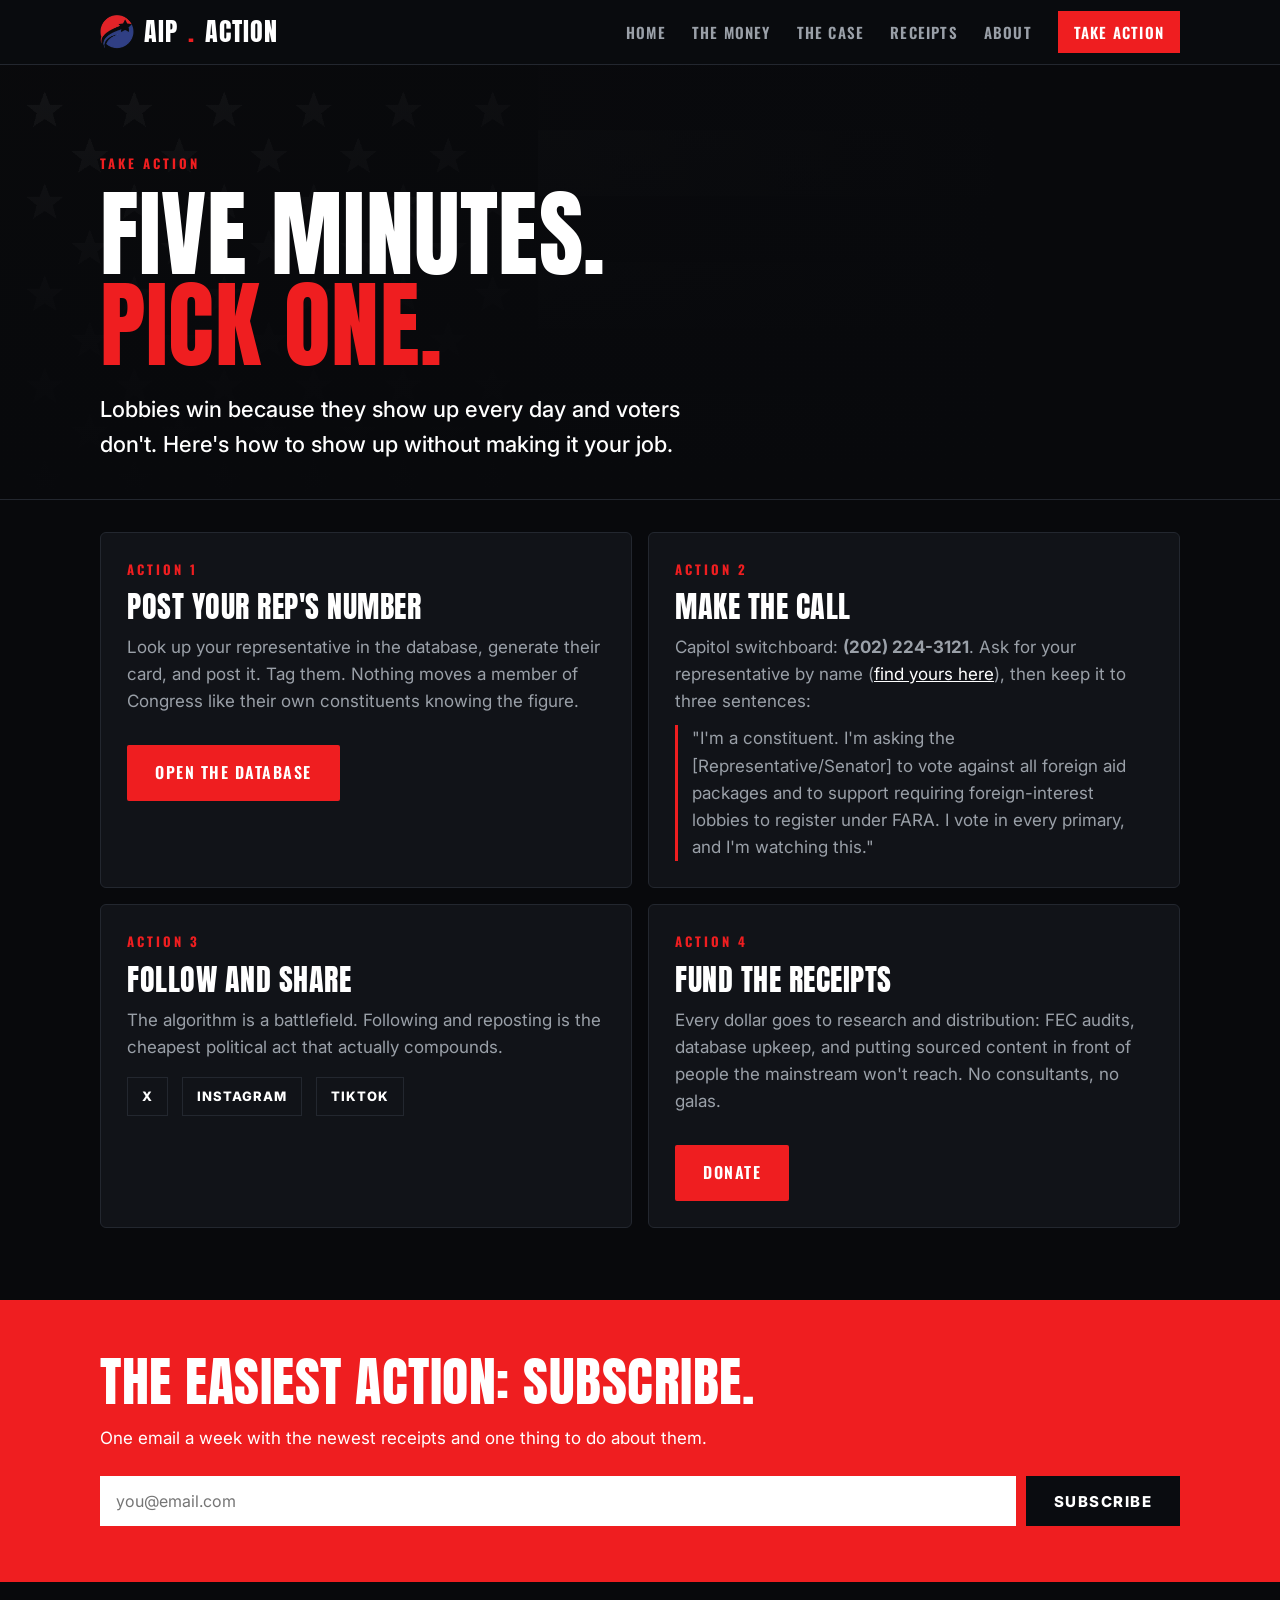
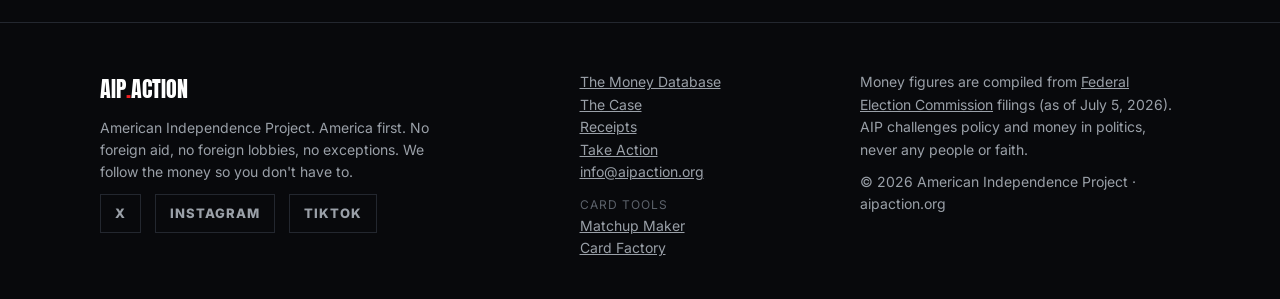
<file: take-action.html>
<!DOCTYPE html>
<html lang="en">
<head>
<meta charset="utf-8">
<meta name="viewport" content="width=device-width, initial-scale=1">
<title>Take Action — AIP</title>
<meta name="description" content="Four things you can do in the next five minutes to push back on foreign-lobby influence over Congress.">
<meta property="og:title" content="Take Action">
<meta property="og:description" content="Five minutes. Pick one. Look up your rep, make the call, share the card.">
<meta property="og:image" content="https://aipaction.org/assets/og.png">
<meta property="og:image:width" content="1200">
<meta property="og:image:height" content="630">
<meta name="twitter:card" content="summary_large_image">
<meta name="twitter:site" content="@AIPACTION">
<link rel="preconnect" href="https://fonts.googleapis.com">
<link href="https://fonts.googleapis.com/css2?family=Anton&family=Inter:wght@400;500;700;800&family=Oswald:ital,wght@0,400;0,500;0,600;0,700;1,400&display=swap" rel="stylesheet">
<link rel="icon" type="image/png" href="assets/logo-mark.png">
<link rel="stylesheet" href="assets/style.css">
</head>
<body data-page="act">

<section class="hero" style="padding-bottom:36px">
  <div class="wrap">
    <p class="kicker">Take Action</p>
    <h1>Five minutes.<br><span class="accent">Pick one.</span></h1>
    <p class="lead sub">Lobbies win because they show up every day and voters don't. Here's how to show up without making it your job.</p>
  </div>
</section>

<section style="padding-top:32px">
  <div class="wrap">
    <div class="grid c2">

      <div class="card">
        <p class="kicker">Action 1</p>
        <h3>Post your rep's number</h3>
        <p class="dim">Look up your representative in the database, generate their card, and post it. Tag them. Nothing moves a member of Congress like their own constituents knowing the figure.</p>
        <div class="btnrow"><a class="btn" href="the-money.html">Open the database</a></div>
      </div>

      <div class="card">
        <p class="kicker">Action 2</p>
        <h3>Make the call</h3>
        <p class="dim">Capitol switchboard: <b>(202) 224-3121</b>. Ask for your representative by name (<a href="https://www.house.gov/representatives/find-your-representative" target="_blank" rel="noopener">find yours here</a>), then keep it to three sentences:</p>
        <p class="dim" style="margin-top:10px;border-left:3px solid var(--red);padding-left:14px">"I'm a constituent. I'm asking the [Representative/Senator] to vote against all foreign aid packages and to support requiring foreign-interest lobbies to register under FARA. I vote in every primary, and I'm watching this."</p>
      </div>

      <div class="card">
        <p class="kicker">Action 3</p>
        <h3>Follow and share</h3>
        <p class="dim">The algorithm is a battlefield. Following and reposting is the cheapest political act that actually compounds.</p>
        <div class="socialrow" style="margin-top:16px">
          <a href="#" id="xLink" target="_blank" rel="noopener">X</a>
          <a href="#" id="igLink" target="_blank" rel="noopener">Instagram</a>
          <a href="#" id="ttLink" target="_blank" rel="noopener">TikTok</a>
        </div>
      </div>

      <div class="card">
        <p class="kicker">Action 4</p>
        <h3>Fund the receipts</h3>
        <p class="dim">Every dollar goes to research and distribution: FEC audits, database upkeep, and putting sourced content in front of people the mainstream won't reach. No consultants, no galas.</p>
        <div class="btnrow"><a class="btn" href="#" data-donate>Donate</a></div>
      </div>

    </div>
  </div>
</section>

<section class="capture">
  <div class="wrap">
    <h2>The easiest action: subscribe.</h2>
    <p>One email a week with the newest receipts and one thing to do about them.</p>
    <form class="subscribe">
      <input type="email" name="email" placeholder="you@email.com" required>
      <button type="submit">Subscribe</button>
    </form>
  </div>
</section>

<script src="assets/data.js"></script>
<script src="assets/site.js"></script>
<script>
  document.getElementById("xLink").href = AIP.config.xUrl;
  document.getElementById("igLink").href = AIP.config.igUrl;
  document.getElementById("ttLink").href = AIP.config.ttUrl;
</script>
</body>
</html>
</file>
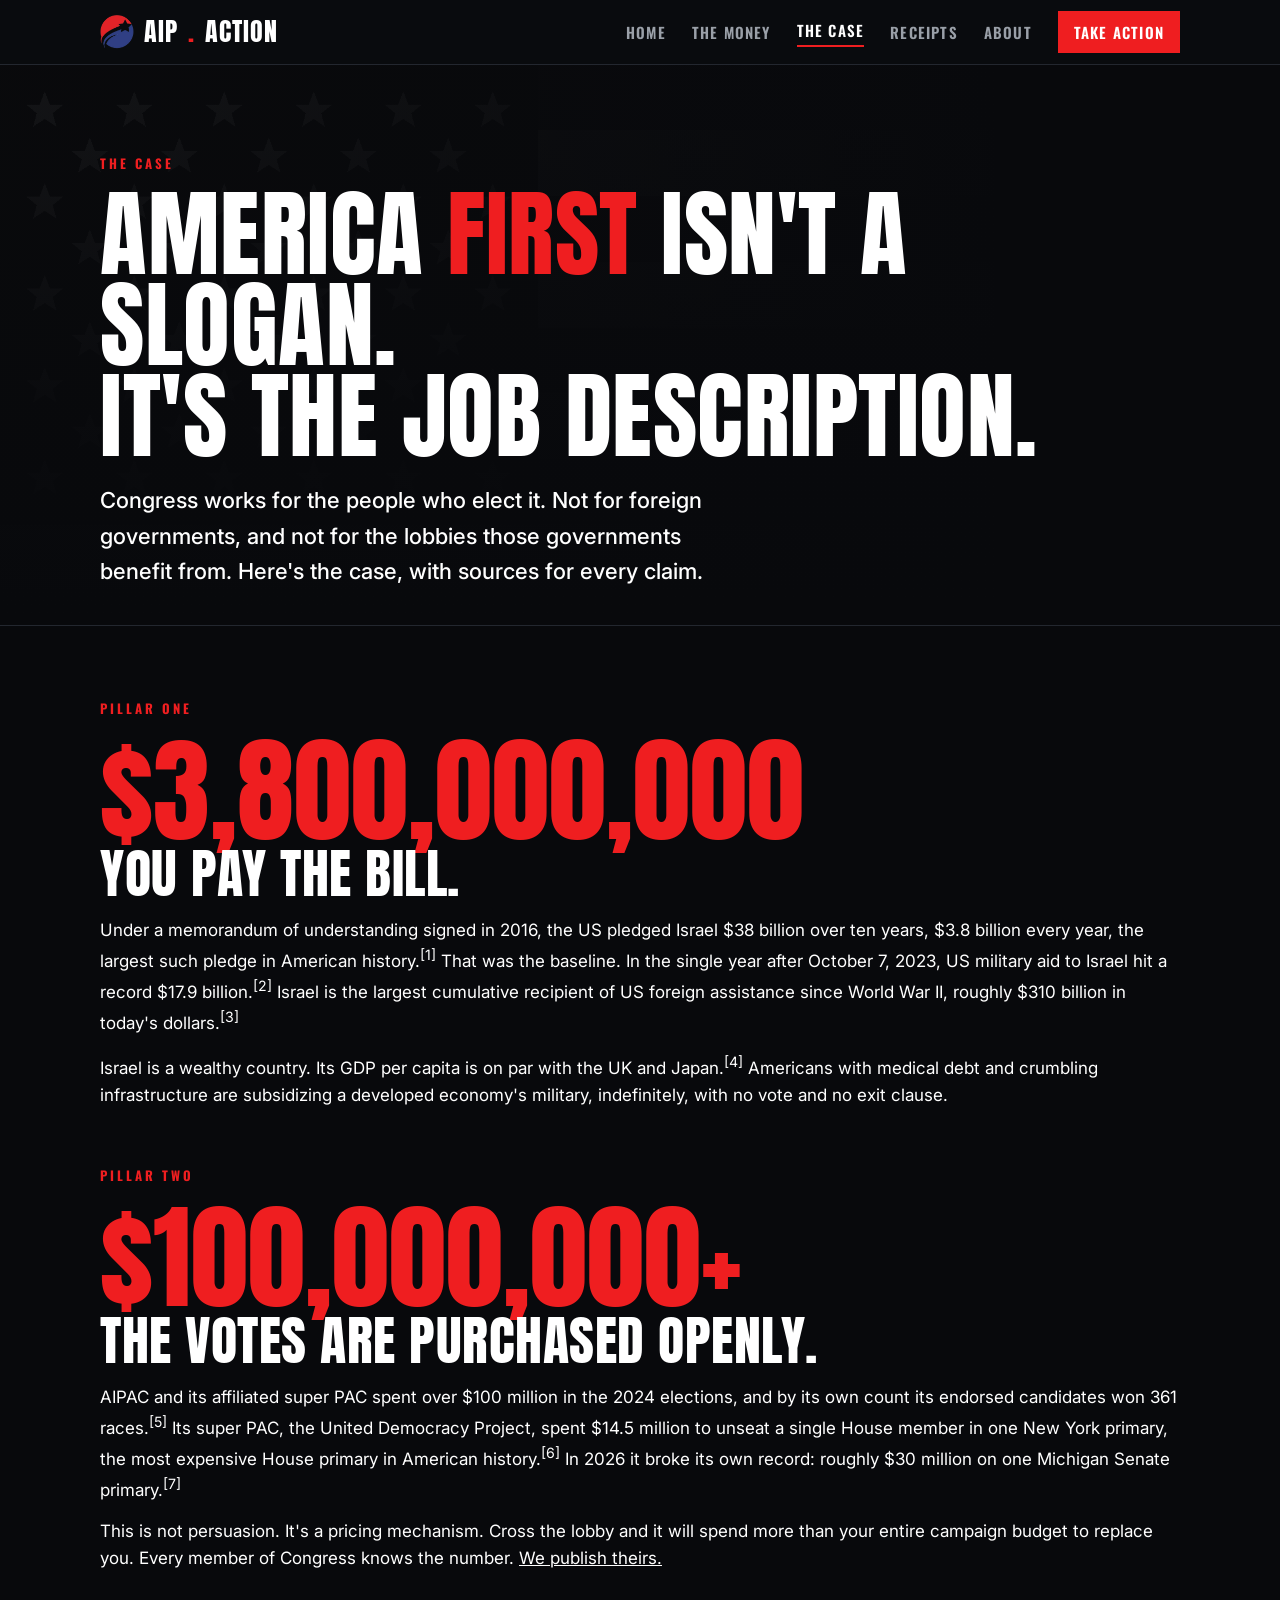
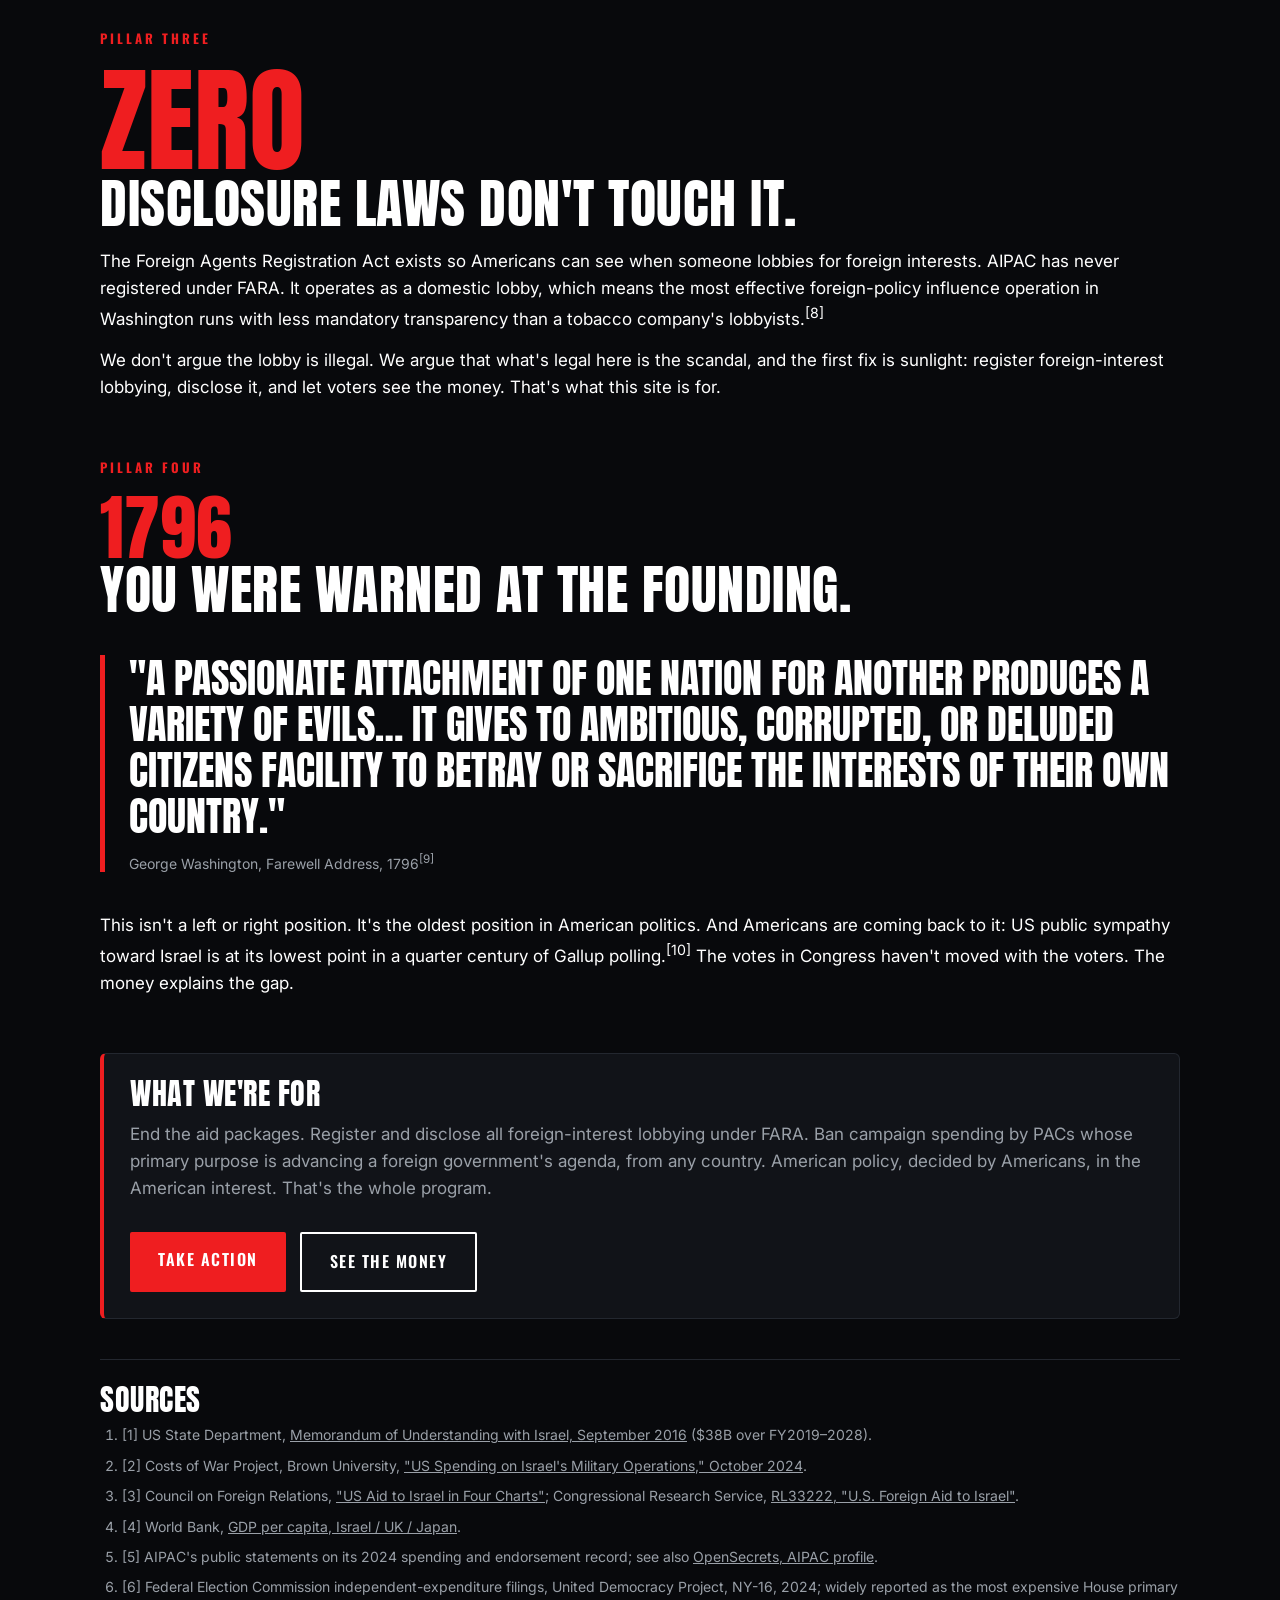
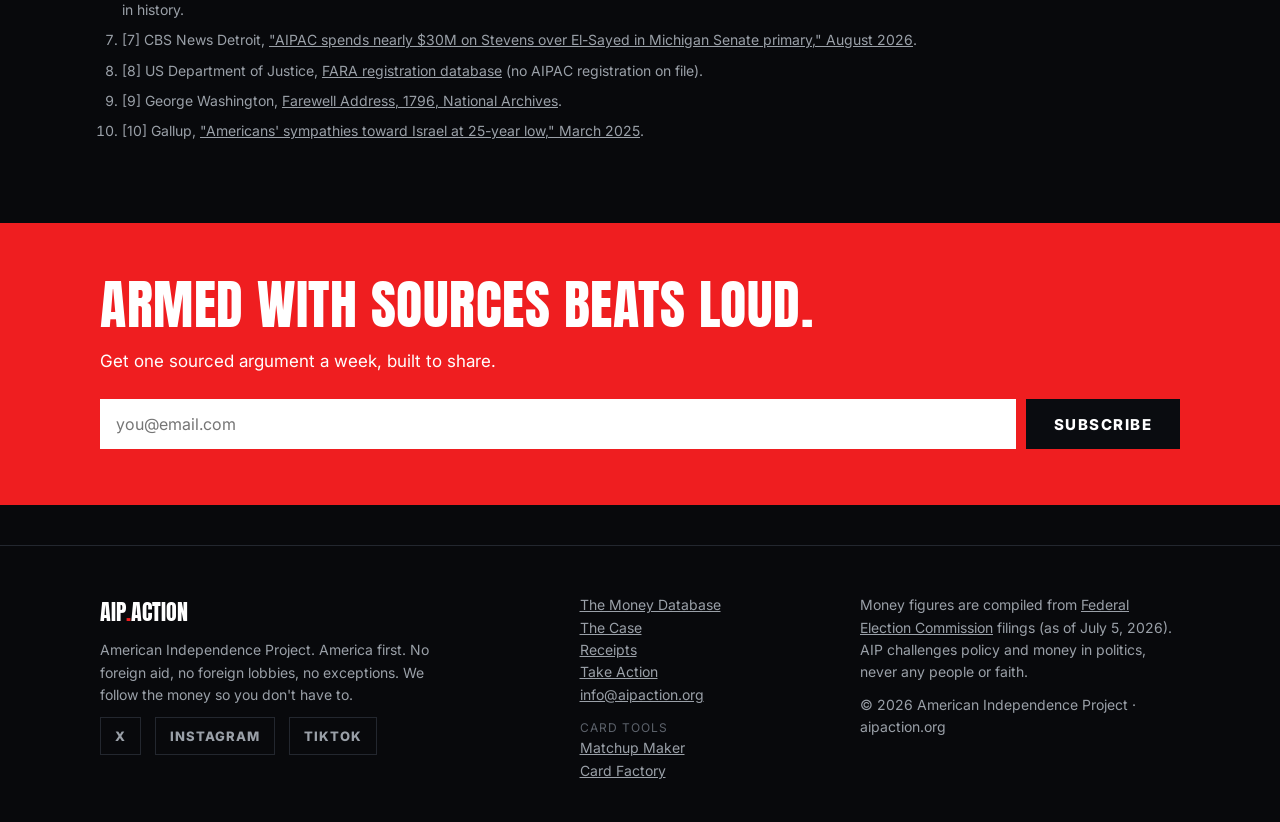
<file: the-case.html>
<!DOCTYPE html>
<html lang="en">
<head>
<meta charset="utf-8">
<meta name="viewport" content="width=device-width, initial-scale=1">
<title>The Case — Why America Must End Foreign Aid and Foreign Lobbying | AIP</title>
<meta name="description" content="The sourced case against US foreign aid and foreign-lobby influence over Congress: what it costs, who pays for it, and what the Founders said.">
<meta property="og:title" content="The Case against foreign aid and foreign lobbying">
<meta property="og:description" content="The sourced argument: what it costs, who pays, and what the Founders warned.">
<meta property="og:image" content="https://aipaction.org/assets/og.png">
<meta property="og:image:width" content="1200">
<meta property="og:image:height" content="630">
<meta name="twitter:card" content="summary_large_image">
<meta name="twitter:site" content="@AIPACTION">
<link rel="preconnect" href="https://fonts.googleapis.com">
<link href="https://fonts.googleapis.com/css2?family=Anton&family=Inter:wght@400;500;700;800&family=Oswald:ital,wght@0,400;0,500;0,600;0,700;1,400&display=swap" rel="stylesheet">
<link rel="icon" type="image/png" href="assets/logo-mark.png">
<link rel="stylesheet" href="assets/style.css">
</head>
<body data-page="case">

<section class="hero" style="padding-bottom:36px">
  <div class="wrap">
    <p class="kicker">The Case</p>
    <h1>America <span class="accent">first</span> isn't a slogan.<br>It's the job description.</h1>
    <p class="lead sub">Congress works for the people who elect it. Not for foreign governments, and not for the lobbies those governments benefit from. Here's the case, with sources for every claim.</p>
  </div>
</section>

<section>
  <div class="wrap">

    <div class="pillar">
      <p class="kicker">Pillar one</p>
      <div class="bignum">$3,800,000,000</div>
      <h2>You pay the bill.</h2>
      <p>Under a memorandum of understanding signed in 2016, the US pledged Israel $38 billion over ten years, $3.8 billion every year, the largest such pledge in American history.<sup>[1]</sup> That was the baseline. In the single year after October 7, 2023, US military aid to Israel hit a record $17.9 billion.<sup>[2]</sup> Israel is the largest cumulative recipient of US foreign assistance since World War II, roughly $310 billion in today's dollars.<sup>[3]</sup></p>
      <p style="margin-top:14px">Israel is a wealthy country. Its GDP per capita is on par with the UK and Japan.<sup>[4]</sup> Americans with medical debt and crumbling infrastructure are subsidizing a developed economy's military, indefinitely, with no vote and no exit clause.</p>
    </div>

    <div class="pillar">
      <p class="kicker">Pillar two</p>
      <div class="bignum">$100,000,000+</div>
      <h2>The votes are purchased openly.</h2>
      <p>AIPAC and its affiliated super PAC spent over $100 million in the 2024 elections, and by its own count its endorsed candidates won 361 races.<sup>[5]</sup> Its super PAC, the United Democracy Project, spent $14.5 million to unseat a single House member in one New York primary, the most expensive House primary in American history.<sup>[6]</sup> In 2026 it broke its own record: roughly $30 million on one Michigan Senate primary.<sup>[7]</sup></p>
      <p style="margin-top:14px">This is not persuasion. It's a pricing mechanism. Cross the lobby and it will spend more than your entire campaign budget to replace you. Every member of Congress knows the number. <a href="the-money.html">We publish theirs.</a></p>
    </div>

    <div class="pillar">
      <p class="kicker">Pillar three</p>
      <div class="bignum">ZERO</div>
      <h2>Disclosure laws don't touch it.</h2>
      <p>The Foreign Agents Registration Act exists so Americans can see when someone lobbies for foreign interests. AIPAC has never registered under FARA. It operates as a domestic lobby, which means the most effective foreign-policy influence operation in Washington runs with less mandatory transparency than a tobacco company's lobbyists.<sup>[8]</sup></p>
      <p style="margin-top:14px">We don't argue the lobby is illegal. We argue that what's legal here is the scandal, and the first fix is sunlight: register foreign-interest lobbying, disclose it, and let voters see the money. That's what this site is for.</p>
    </div>

    <div class="pillar">
      <p class="kicker">Pillar four</p>
      <div class="bignum" style="font-size:clamp(40px,6vw,72px)">1796</div>
      <h2>You were warned at the founding.</h2>
      <blockquote class="pull">"A passionate attachment of one nation for another produces a variety of evils… it gives to ambitious, corrupted, or deluded citizens facility to betray or sacrifice the interests of their own country."
        <cite>George Washington, Farewell Address, 1796<sup>[9]</sup></cite>
      </blockquote>
      <p>This isn't a left or right position. It's the oldest position in American politics. And Americans are coming back to it: US public sympathy toward Israel is at its lowest point in a quarter century of Gallup polling.<sup>[10]</sup> The votes in Congress haven't moved with the voters. The money explains the gap.</p>
    </div>

    <div class="card" style="border-left:4px solid var(--red)">
      <h3>What we're for</h3>
      <p class="dim">End the aid packages. Register and disclose all foreign-interest lobbying under FARA. Ban campaign spending by PACs whose primary purpose is advancing a foreign government's agenda, from any country. American policy, decided by Americans, in the American interest. That's the whole program.</p>
      <div class="btnrow">
        <a class="btn" href="take-action.html">Take Action</a>
        <a class="btn ghost" href="the-money.html">See the Money</a>
      </div>
    </div>

    <div class="sources">
      <h3>Sources</h3>
      <ol>
        <li>[1] US State Department, <a href="https://2009-2017.state.gov/r/pa/prs/ps/2016/09/261932.htm" target="_blank" rel="noopener">Memorandum of Understanding with Israel, September 2016</a> ($38B over FY2019–2028).</li>
        <li>[2] Costs of War Project, Brown University, <a href="https://watson.brown.edu/costsofwar/papers/2024/WhatUSSpendingIsraelWar" target="_blank" rel="noopener">"US Spending on Israel's Military Operations," October 2024</a>.</li>
        <li>[3] Council on Foreign Relations, <a href="https://www.cfr.org/backgrounder/us-aid-israel-four-charts" target="_blank" rel="noopener">"US Aid to Israel in Four Charts"</a>; Congressional Research Service, <a href="https://crsreports.congress.gov/product/pdf/RL/RL33222" target="_blank" rel="noopener">RL33222, "U.S. Foreign Aid to Israel"</a>.</li>
        <li>[4] World Bank, <a href="https://data.worldbank.org/indicator/NY.GDP.PCAP.CD?locations=IL-GB-JP" target="_blank" rel="noopener">GDP per capita, Israel / UK / Japan</a>.</li>
        <li>[5] AIPAC's public statements on its 2024 spending and endorsement record; see also <a href="https://www.opensecrets.org/orgs/american-israel-public-affairs-cmte/summary?id=D000046963" target="_blank" rel="noopener">OpenSecrets, AIPAC profile</a>.</li>
        <li>[6] Federal Election Commission independent-expenditure filings, United Democracy Project, NY-16, 2024; widely reported as the most expensive House primary in history.</li>
        <li>[7] CBS News Detroit, <a href="https://www.cbsnews.com/detroit/news/aipac-michigan-senate-primary-stevens-abdul-el-sayed/" target="_blank" rel="noopener">"AIPAC spends nearly $30M on Stevens over El-Sayed in Michigan Senate primary," August 2026</a>.</li>
        <li>[8] US Department of Justice, <a href="https://www.justice.gov/nsd-fara" target="_blank" rel="noopener">FARA registration database</a> (no AIPAC registration on file).</li>
        <li>[9] George Washington, <a href="https://www.archives.gov/milestone-documents/washingtons-farewell-address" target="_blank" rel="noopener">Farewell Address, 1796, National Archives</a>.</li>
        <li>[10] Gallup, <a href="https://news.gallup.com/poll/657404/less-half-sympathize-israelis-palestinians.aspx" target="_blank" rel="noopener">"Americans' sympathies toward Israel at 25-year low," March 2025</a>.</li>
      </ol>
    </div>

  </div>
</section>

<section class="capture">
  <div class="wrap">
    <h2>Armed with sources beats loud.</h2>
    <p>Get one sourced argument a week, built to share.</p>
    <form class="subscribe">
      <input type="email" name="email" placeholder="you@email.com" required>
      <button type="submit">Subscribe</button>
    </form>
  </div>
</section>

<script src="assets/data.js"></script>
<script src="assets/site.js"></script>
</body>
</html>
</file>
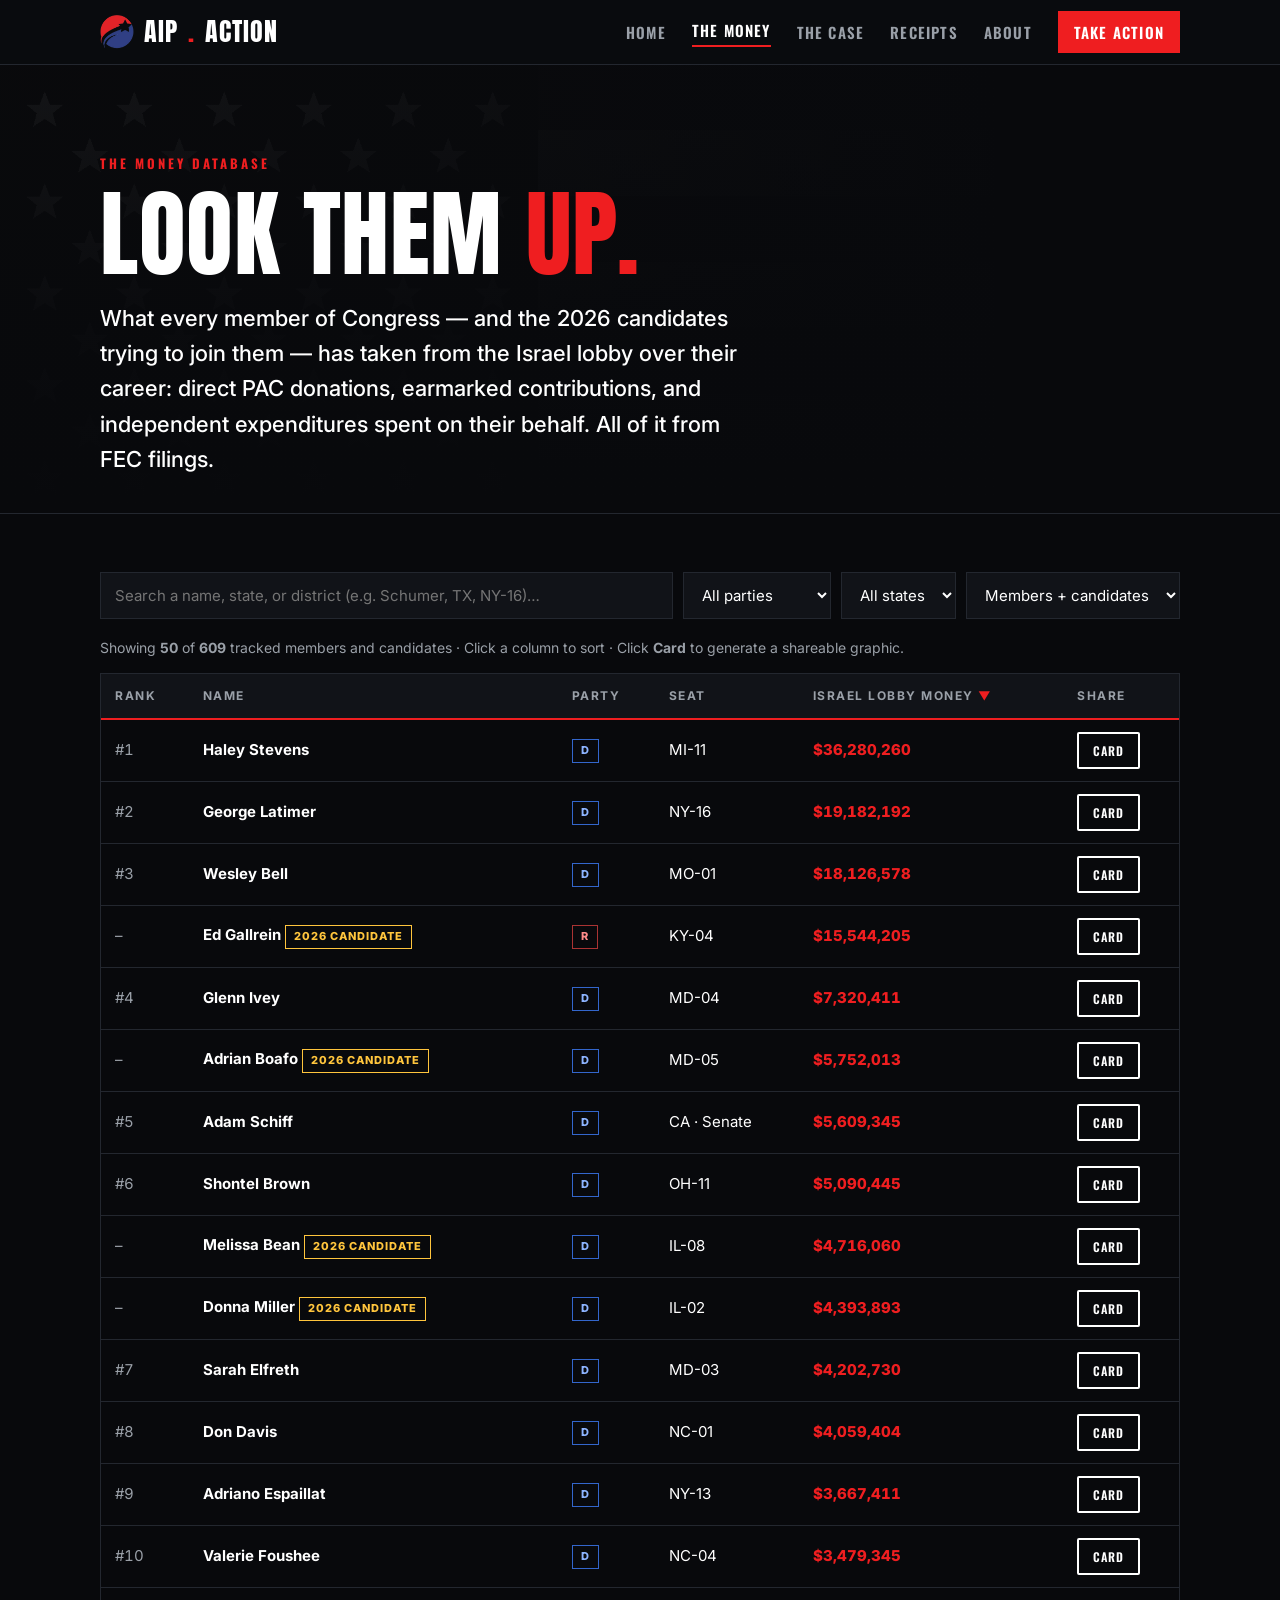
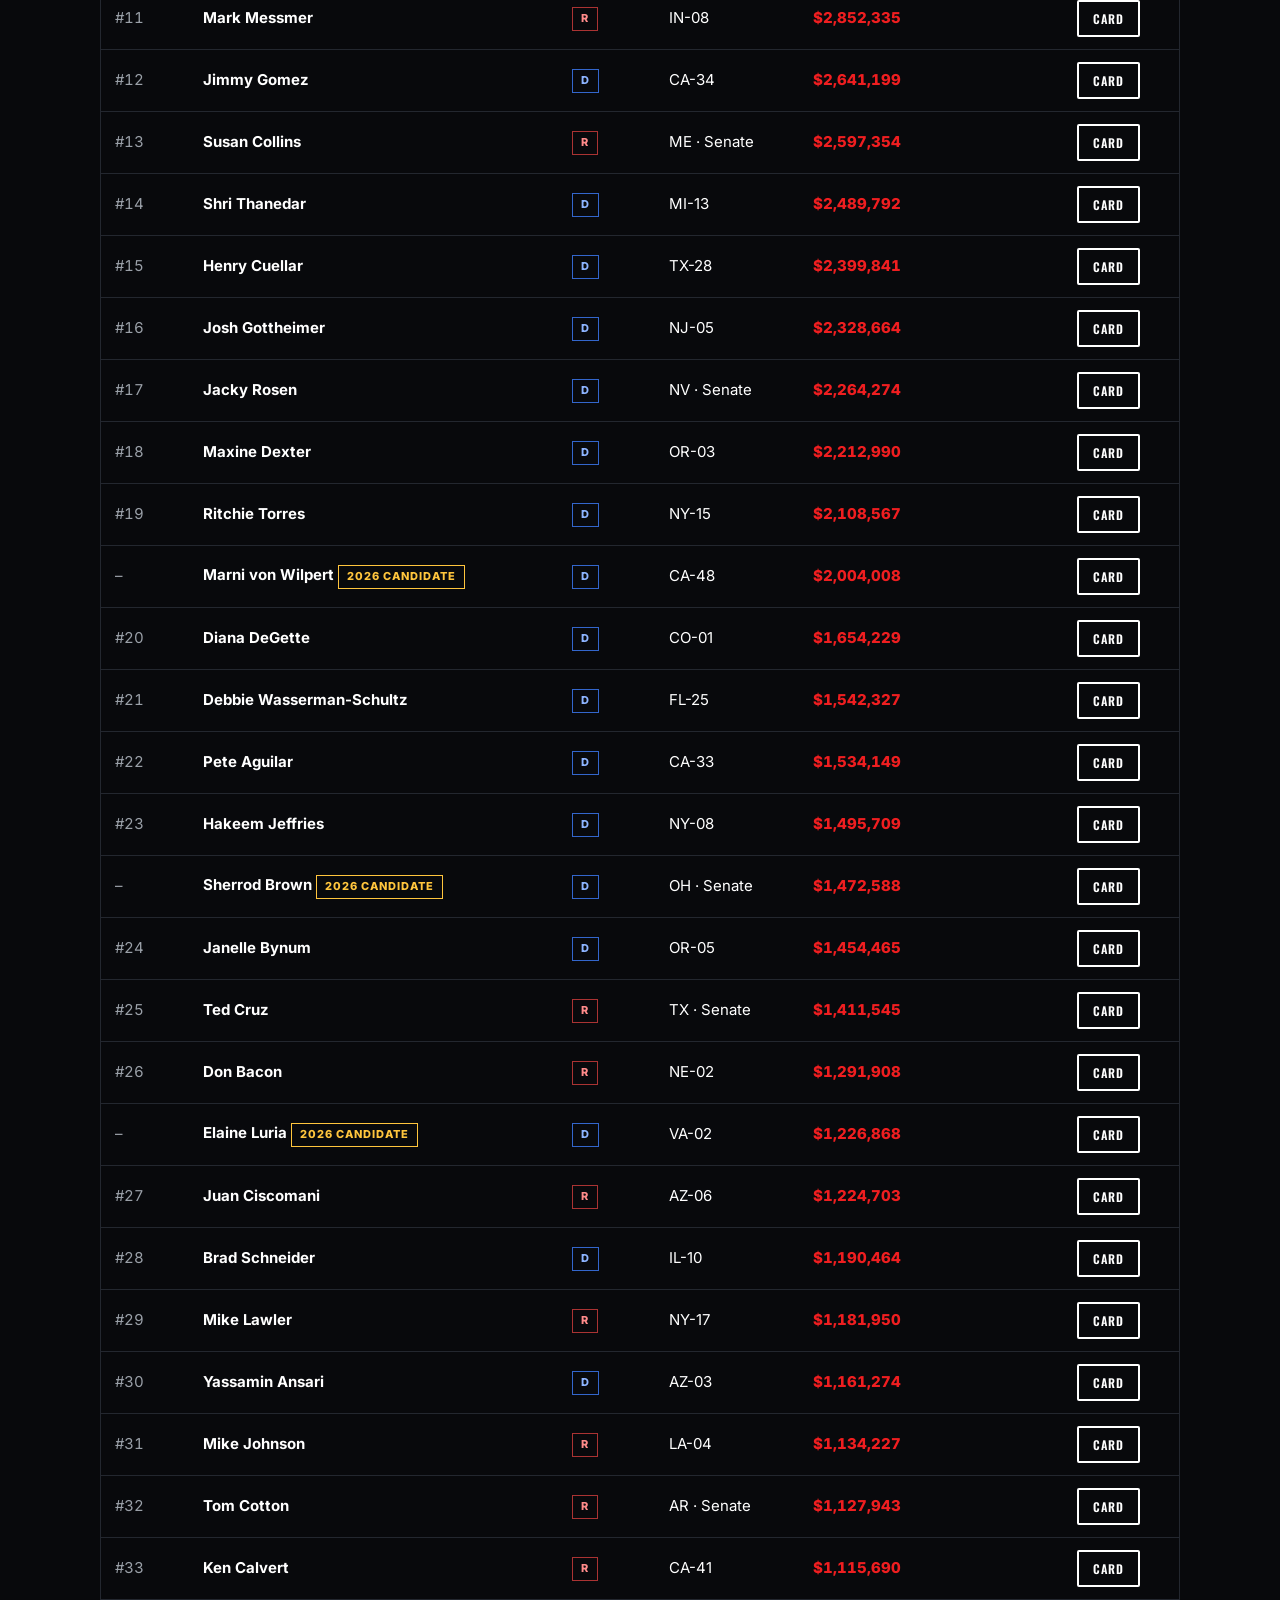
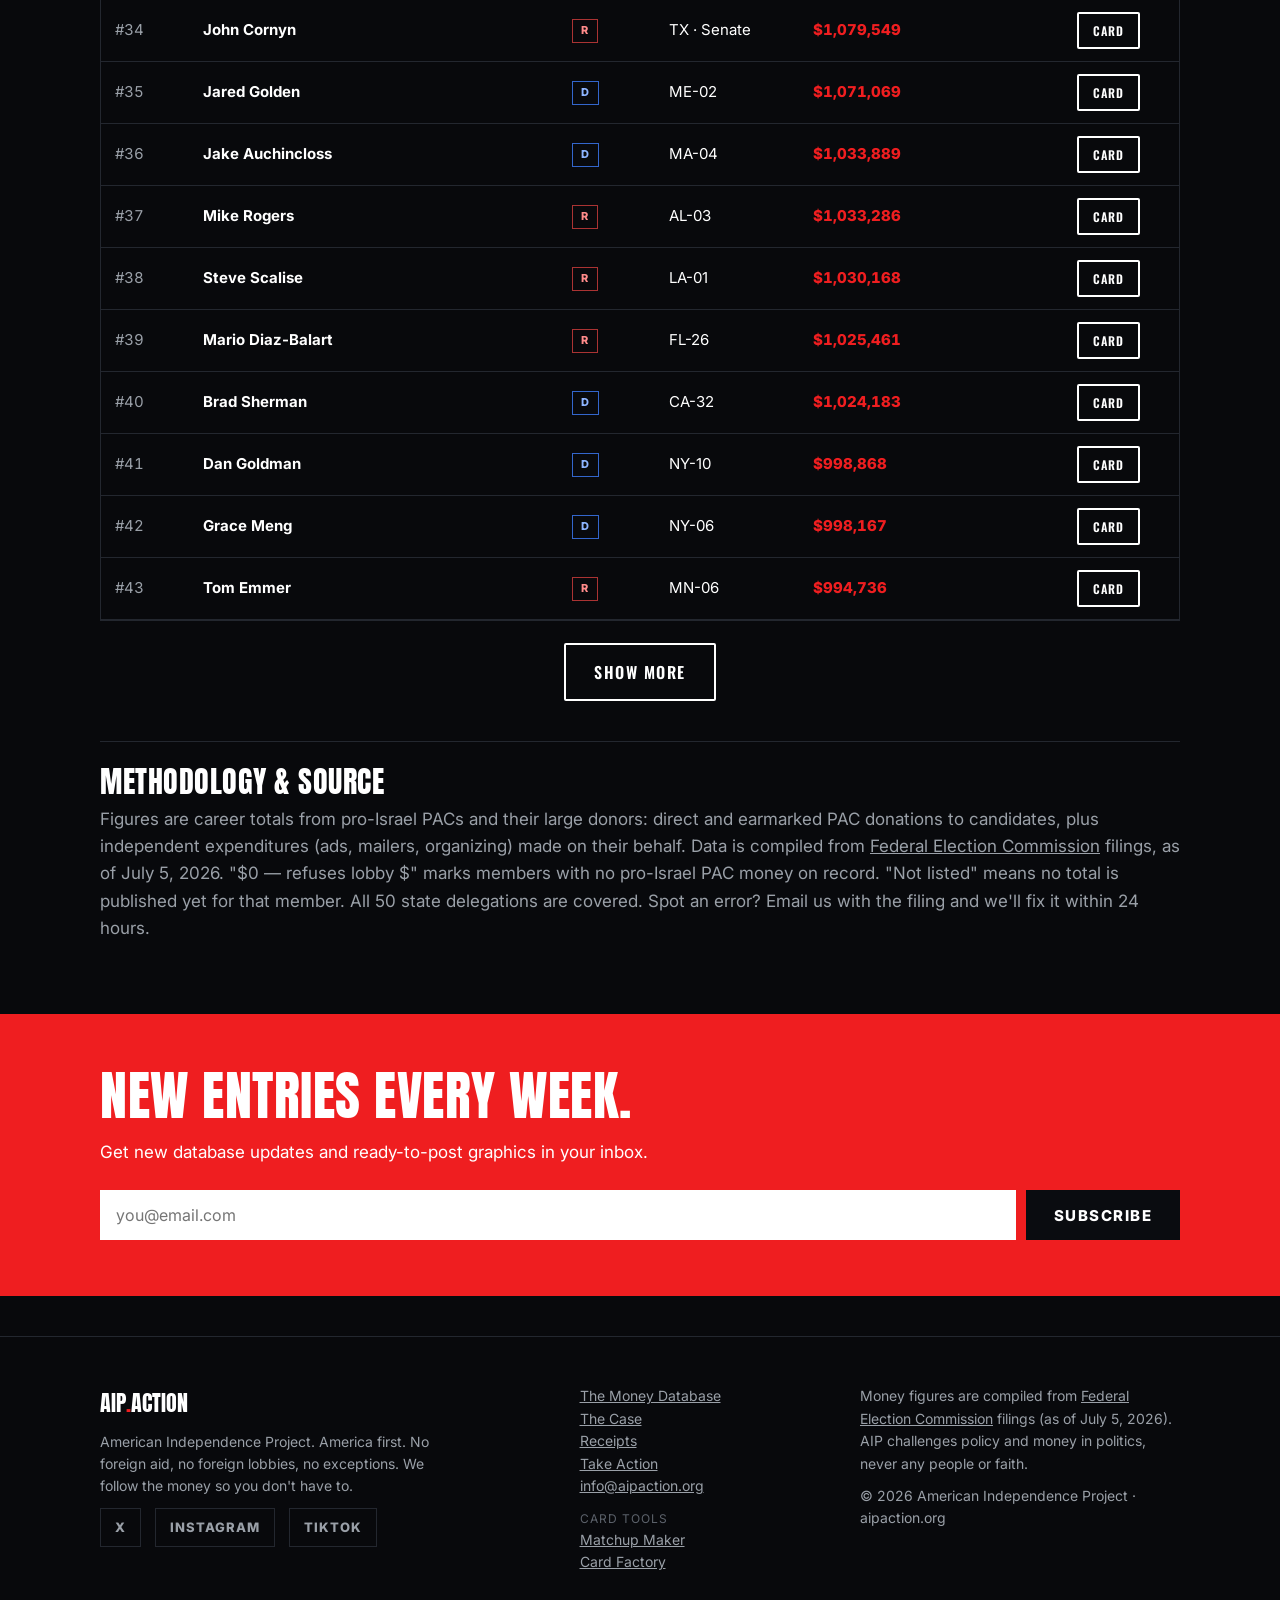
<file: the-money.html>
<!DOCTYPE html>
<html lang="en">
<head>
<meta charset="utf-8">
<meta name="viewport" content="width=device-width, initial-scale=1">
<title>The Money — Israel Lobby Money to Every Member of Congress | AIP</title>
<meta name="description" content="Searchable database of what every member of Congress has received from pro-Israel PACs and their donors, compiled from FEC filings.">
<meta property="og:title" content="The Money — every member, every dollar">
<meta property="og:description" content="Searchable database of what every member of Congress and 2026 candidate has received from the Israel lobby. FEC-sourced.">
<meta property="og:image" content="https://aipaction.org/assets/og.png">
<meta property="og:image:width" content="1200">
<meta property="og:image:height" content="630">
<meta name="twitter:card" content="summary_large_image">
<meta name="twitter:site" content="@AIPACTION">
<link rel="preconnect" href="https://fonts.googleapis.com">
<link href="https://fonts.googleapis.com/css2?family=Anton&family=Inter:wght@400;500;700;800&family=Oswald:ital,wght@0,400;0,500;0,600;0,700;1,400&display=swap" rel="stylesheet">
<link rel="icon" type="image/png" href="assets/logo-mark.png">
<link rel="stylesheet" href="assets/style.css">
</head>
<body data-page="money">

<section class="hero" style="padding-bottom:36px">
  <div class="wrap">
    <p class="kicker">The Money Database</p>
    <h1>Look them <span class="accent">up.</span></h1>
    <p class="lead sub">What every member of Congress — and the 2026 candidates trying to join them — has taken from the Israel lobby over their career: direct PAC donations, earmarked contributions, and independent expenditures spent on their behalf. All of it from FEC filings.</p>
  </div>
</section>

<section style="padding-top:32px">
  <div class="wrap">
    <div class="controls">
      <input id="q" type="search" placeholder="Search a name, state, or district (e.g. Schumer, TX, NY-16)…">
      <select id="fParty">
        <option value="">All parties</option>
        <option value="D">Democrats</option>
        <option value="R">Republicans</option>
        <option value="I">Independents</option>
      </select>
      <select id="fState"></select>
      <select id="fSeat">
        <option value="">Members + candidates</option>
        <option value="SEN">Senate only</option>
        <option value="HOUSE">House only</option>
        <option value="CAND">2026 candidates only</option>
      </select>
    </div>
    <p class="dbmeta">Showing <b id="dbShown">0</b> of <b id="dbTotal">0</b> tracked members and candidates &middot; Click a column to sort &middot; Click <b>Card</b> to generate a shareable graphic.</p>
    <div class="tablewrap">
      <table class="db">
        <thead>
          <tr>
            <th data-sort="amount">Rank</th>
            <th data-sort="name">Name</th>
            <th data-sort="party">Party</th>
            <th data-sort="state">Seat</th>
            <th data-sort="amount">Israel lobby money <span class="arrow">▼</span></th>
            <th>Share</th>
          </tr>
        </thead>
        <tbody id="dbBody"></tbody>
      </table>
    </div>
    <button class="btn ghost loadmore" id="loadMore">Show more</button>

    <div class="sources">
      <h3>Methodology &amp; source</h3>
      <p class="dim">Figures are career totals from pro-Israel PACs and their large donors: direct and earmarked PAC donations to candidates, plus independent expenditures (ads, mailers, organizing) made on their behalf. Data is compiled from <a href="https://www.fec.gov" target="_blank" rel="noopener">Federal Election Commission</a> filings, as of July 5, 2026. "$0 — refuses lobby $" marks members with no pro-Israel PAC money on record. "Not listed" means no total is published yet for that member. All 50 state delegations are covered. Spot an error? Email us with the filing and we'll fix it within 24 hours.</p>
    </div>
  </div>
</section>

<section class="capture">
  <div class="wrap">
    <h2>New entries every week.</h2>
    <p>Get new database updates and ready-to-post graphics in your inbox.</p>
    <form class="subscribe">
      <input type="email" name="email" placeholder="you@email.com" required>
      <button type="submit">Subscribe</button>
    </form>
  </div>
</section>

<div class="modal" id="cardModal">
  <div class="inner">
    <canvas id="cardCanvas" width="2160" height="2160"></canvas>
    <input type="hidden" id="cardName">
    <div class="row">
      <button class="btn" id="dlCard" style="flex:1">Download PNG</button>
      <button class="btn ghost" data-close style="flex:1">Close</button>
    </div>
    <p class="dim" style="font-size:12px;margin-top:10px">2160×2160 — official congressional photo loads automatically when available.</p>
  </div>
</div>

<script src="assets/data.js"></script>
<script src="assets/photos.js"></script>
<script src="assets/site.js"></script>
</body>
</html>
</file>
<file: assets/style.css>
/* ============================================================
   AIP — aipaction.com global stylesheet
   Bold activist: dark ground, condensed display type, red accent
   ============================================================ */

/* Tokens from the AIP Action Design System (claude.ai/design), tokens/colors.css */
:root{
  --bg: #08090C;            /* --ink-black */
  --bg-raise: #111318;      /* --ink-900 card surface */
  --bg-raise-2: #181B21;    /* --ink-800 raised surface */
  --line: #23272F;          /* --ink-700 borders */
  --ink: #FFFFFF;           /* --text-primary */
  --ink-dim: #9AA0A8;       /* --gray-400 muted */
  --ink-meta: #5C626B;      /* --gray-600 faint meta */
  --red: #EF1E20;           /* --red primary accent */
  --red-bright: #FF2A2C;
  --red-deep: #C5161B;
  --red-blood: #A3121C;
  --green: #23C55E;         /* --accent-clean */
  --green-forest: #0C6E33;
  --blue: #1F3C7D;
  --blue-bright: #2A52A0;
  --gold: #ffc53d;
  --max: 1120px;
  --font-display: "Anton", "Oswald", "Arial Narrow", sans-serif;
  --font-condensed: "Oswald", "Arial Narrow", sans-serif;
  --font-body: "Inter", -apple-system, "Segoe UI", sans-serif;
}

*{ box-sizing: border-box; margin: 0; padding: 0; }
html{ scroll-behavior: smooth; }
body{
  background: var(--bg);
  color: var(--ink);
  font-family: var(--font-body);
  font-size: 17px;
  line-height: 1.6;
  -webkit-font-smoothing: antialiased;
}
img{ max-width: 100%; }
a{ color: var(--ink); }
::selection{ background: var(--red); color: #fff; }

.wrap{ max-width: var(--max); margin: 0 auto; padding: 0 20px; }

h1,h2,h3,.display{
  font-family: var(--font-display);
  font-weight: 400;
  text-transform: uppercase;
  line-height: .95;
  letter-spacing: .5px;
}
h1{ font-size: clamp(44px, 8vw, 96px); }
h2{ font-size: clamp(30px, 5vw, 54px); margin-bottom: 18px; }
h3{ font-size: clamp(22px, 3vw, 30px); margin-bottom: 10px; }
.accent{ color: var(--red); }
.kicker{
  font-family: var(--font-condensed);
  font-weight: 700;
  font-size: 13px;
  letter-spacing: 3px;
  text-transform: uppercase;
  color: var(--red);
  margin-bottom: 14px;
}
p.lead{ font-size: clamp(18px, 2.2vw, 22px); color: var(--ink); font-weight: 500; }
p.dim, .dim{ color: var(--ink-dim); }
section{ padding: 72px 0; }
.rule{ border: 0; border-top: 3px solid var(--red); width: 72px; margin: 26px 0; }

/* ---------- Nav ---------- */
header.site{
  position: sticky; top: 0; z-index: 50;
  background: rgba(10,12,16,.92);
  backdrop-filter: blur(8px);
  border-bottom: 1px solid var(--line);
}
.navbar{ display: flex; align-items: center; justify-content: space-between; height: 64px; }
.logo{
  font-family: var(--font-display);
  font-size: 26px; letter-spacing: 1px;
  text-decoration: none; text-transform: uppercase;
}
.logo b{ color: var(--red); font-weight: 400; }
nav.main{ display: flex; gap: 26px; align-items: center; }
nav.main a{
  font-family: var(--font-condensed);
  text-decoration: none; font-weight: 600; font-size: 15px;
  letter-spacing: 1.2px; text-transform: uppercase; color: var(--ink-dim);
}
nav.main a:hover, nav.main a.on{ color: var(--ink); border-bottom: 2px solid var(--red); padding-bottom: 3px; }
nav.main a.cta{
  background: var(--red); color: #fff; padding: 9px 16px; border-bottom: 0;
}
nav.main a.cta:hover{ background: var(--red-deep); border-bottom: 0; padding-bottom: 9px; }
#navToggle{ display: none; background: none; border: 1px solid var(--line); color: var(--ink); font-size: 20px; padding: 4px 12px; cursor: pointer; }
@media (max-width: 860px){
  #navToggle{ display: block; }
  nav.main{
    display: none; position: absolute; top: 64px; left: 0; right: 0;
    flex-direction: column; background: var(--bg-raise);
    padding: 18px; border-bottom: 1px solid var(--line); gap: 16px;
  }
  nav.main.open{ display: flex; }
}

/* ---------- Hero ---------- */
.hero{
  padding: 88px 0 64px; border-bottom: 1px solid var(--line);
  background:
    linear-gradient(180deg, rgba(8,9,12,.55) 0%, rgba(8,9,12,.92) 60%, var(--bg) 100%),
    linear-gradient(90deg, rgba(8,9,12,.25) 0%, var(--bg) 78%),
    url("flag-ground.png") top left / cover no-repeat var(--bg);
}
.hero .sub{ max-width: 640px; margin-top: 22px; }

/* ---------- Stat tiles ---------- */
.stats{ display: grid; grid-template-columns: repeat(3, 1fr); gap: 16px; margin-top: 42px; }
@media (max-width: 800px){ .stats{ grid-template-columns: 1fr; } }
.stat{
  background: var(--bg-raise); border: 1px solid var(--line);
  border-top: 4px solid var(--red); padding: 24px 22px;
}
.stat .num{ font-family: var(--font-display); font-size: clamp(34px, 4vw, 48px); line-height: 1; }
.stat .lbl{ margin-top: 8px; font-size: 15px; color: var(--ink-dim); }
.stat .src{ margin-top: 10px; font-size: 12px; }
.stat .src a{ color: var(--ink-dim); }

/* ---------- Buttons ---------- */
.btn{
  display: inline-block; background: var(--red); color: #fff;
  font-weight: 600; font-size: 16px; letter-spacing: 1.5px; text-transform: uppercase;
  text-decoration: none; padding: 15px 28px; border: 0; cursor: pointer;
  font-family: var(--font-condensed); border-radius: 2px;
}
.btn:hover{ background: var(--red-bright); }
.btn:active{ transform: translateY(1px); background: var(--red-deep); }
.btn.ghost{ background: transparent; border: 2px solid var(--ink); color: var(--ink); }
.btn.ghost:hover{ border-color: var(--red); color: var(--red); background: transparent; }
.btn.small{ padding: 8px 14px; font-size: 12px; letter-spacing: 1px; }
.btnrow{ display: flex; gap: 14px; flex-wrap: wrap; margin-top: 30px; }

/* ---------- Cards / grid ---------- */
.grid{ display: grid; gap: 16px; }
.grid.c2{ grid-template-columns: 1fr 1fr; }
.grid.c3{ grid-template-columns: repeat(3, 1fr); }
@media (max-width: 800px){ .grid.c2, .grid.c3{ grid-template-columns: 1fr; } }
.card{
  background: var(--bg-raise); border: 1px solid var(--line); padding: 26px;
  border-radius: 6px;
}
.card h3{ margin-bottom: 12px; }
.card .foot{ margin-top: 16px; font-size: 13px; color: var(--ink-dim); }

/* ---------- Email capture ---------- */
.capture{
  background: var(--red); color: #fff; padding: 56px 0;
}
.capture h2, .capture p{ color: #fff; }
.capture form{ display: flex; gap: 10px; margin-top: 24px; flex-wrap: wrap; }
.capture input[type=email]{
  flex: 1; min-width: 240px; padding: 15px 16px; font-size: 16px;
  border: 0; background: #fff; color: #111; font-family: var(--font-body);
}
.capture button{
  background: #0a0c10; color: #fff; border: 0; padding: 15px 28px;
  font-weight: 800; letter-spacing: 1.5px; text-transform: uppercase; cursor: pointer;
  font-family: var(--font-body); font-size: 15px;
}
.capture .fine{ font-size: 13px; opacity: .85; margin-top: 12px; }

/* ---------- Database table ---------- */
.controls{
  display: flex; gap: 10px; flex-wrap: wrap; margin: 26px 0 18px;
}
.controls input[type=search], .controls select{
  background: var(--bg-raise); border: 1px solid var(--line); color: var(--ink);
  padding: 12px 14px; font-size: 15px; font-family: var(--font-body);
}
.controls input[type=search]{ flex: 1; min-width: 220px; }
.dbmeta{ font-size: 14px; color: var(--ink-dim); margin-bottom: 14px; }
.tablewrap{ overflow-x: auto; border: 1px solid var(--line); }
table.db{ width: 100%; border-collapse: collapse; min-width: 640px; }
table.db th{
  text-align: left; font-size: 12px; letter-spacing: 1.5px; text-transform: uppercase;
  color: var(--ink-dim); padding: 12px 14px; border-bottom: 2px solid var(--red);
  background: var(--bg-raise); cursor: pointer; user-select: none; white-space: nowrap;
}
table.db th .arrow{ color: var(--red); }
table.db td{ padding: 12px 14px; border-bottom: 1px solid var(--line); font-size: 15px; }
table.db tr:hover td{ background: var(--bg-raise); }
td.amt{ font-weight: 800; font-variant-numeric: tabular-nums; white-space: nowrap; }
td.amt.hot{ color: var(--red); }
td.amt.zero{ color: var(--green); }
.tag{
  display: inline-block; font-size: 11px; font-weight: 800; letter-spacing: 1px;
  text-transform: uppercase; padding: 2px 8px; border: 1px solid var(--line); color: var(--ink-dim);
}
.tag.r{ border-color: #a33; color: #ff8b8b; }
.tag.d{ border-color: #36c; color: #8db4ff; }
.tag.i{ border-color: #888; color: #ccc; }
.tag.clean{ border-color: var(--green); color: var(--green); }
.rank{ color: var(--ink-dim); font-variant-numeric: tabular-nums; }
.loadmore{ margin: 22px auto 0; display: block; }

/* ---------- Card modal ---------- */
.modal{
  display: none; position: fixed; inset: 0; z-index: 100;
  background: rgba(0,0,0,.8); align-items: center; justify-content: center; padding: 20px;
}
.modal.open{ display: flex; }
.modal .inner{ background: var(--bg-raise); border: 1px solid var(--line); padding: 20px; max-width: 460px; width: 100%; }
.modal canvas{ width: 100%; height: auto; border: 1px solid var(--line); }
.modal .row{ display: flex; gap: 10px; margin-top: 14px; }

/* ---------- Receipts ---------- */
article.receipt{
  background: var(--bg-raise); border: 1px solid var(--line);
  border-left: 4px solid var(--red); padding: 32px; margin-bottom: 24px;
}
article.receipt h3{ margin-bottom: 6px; }
article.receipt .meta{ font-size: 13px; color: var(--ink-dim); margin-bottom: 16px; }
article.receipt p{ margin-bottom: 14px; }
article.receipt ul{ margin: 0 0 14px 22px; }
article.receipt li{ margin-bottom: 6px; }
.verdict{
  font-family: var(--font-display); font-size: 26px; text-transform: uppercase;
  color: var(--green); margin: 10px 0 16px;
}

/* ---------- Case page ---------- */
.pillar{ margin-bottom: 56px; }
.pillar .bignum{
  font-family: var(--font-display); font-size: clamp(56px, 9vw, 120px);
  color: var(--red); line-height: 1;
}
.sources{ border-top: 1px solid var(--line); padding-top: 26px; margin-top: 40px; }
.sources ol{ margin-left: 22px; }
.sources li{ font-size: 14px; color: var(--ink-dim); margin-bottom: 8px; }
.sources a{ color: var(--ink-dim); }

blockquote.pull{
  font-family: var(--font-display); font-size: clamp(24px, 4vw, 40px);
  text-transform: uppercase; line-height: 1.15; border-left: 5px solid var(--red);
  padding-left: 24px; margin: 40px 0;
}
blockquote.pull cite{
  display: block; font-family: var(--font-body); font-size: 14px;
  text-transform: none; color: var(--ink-dim); margin-top: 14px; font-style: normal;
}

/* ---------- Footer ---------- */
footer.site{
  border-top: 1px solid var(--line); padding: 48px 0 40px; margin-top: 40px;
  font-size: 14px; color: var(--ink-dim);
}
footer.site .cols{ display: flex; justify-content: space-between; gap: 24px; flex-wrap: wrap; }
footer.site a{ color: var(--ink-dim); }
footer.site .fLogo{ font-family: var(--font-display); font-size: 22px; color: var(--ink); text-transform: uppercase; }
footer.site .fLogo b{ color: var(--red); font-weight: 400; }
.socialrow{ display: flex; gap: 14px; margin-top: 10px; }
.socialrow a{
  font-weight: 800; font-size: 13px; letter-spacing: 1px; text-transform: uppercase;
  text-decoration: none; border: 1px solid var(--line); padding: 8px 14px;
}
.socialrow a:hover{ border-color: var(--red); color: var(--ink); }
</file>
